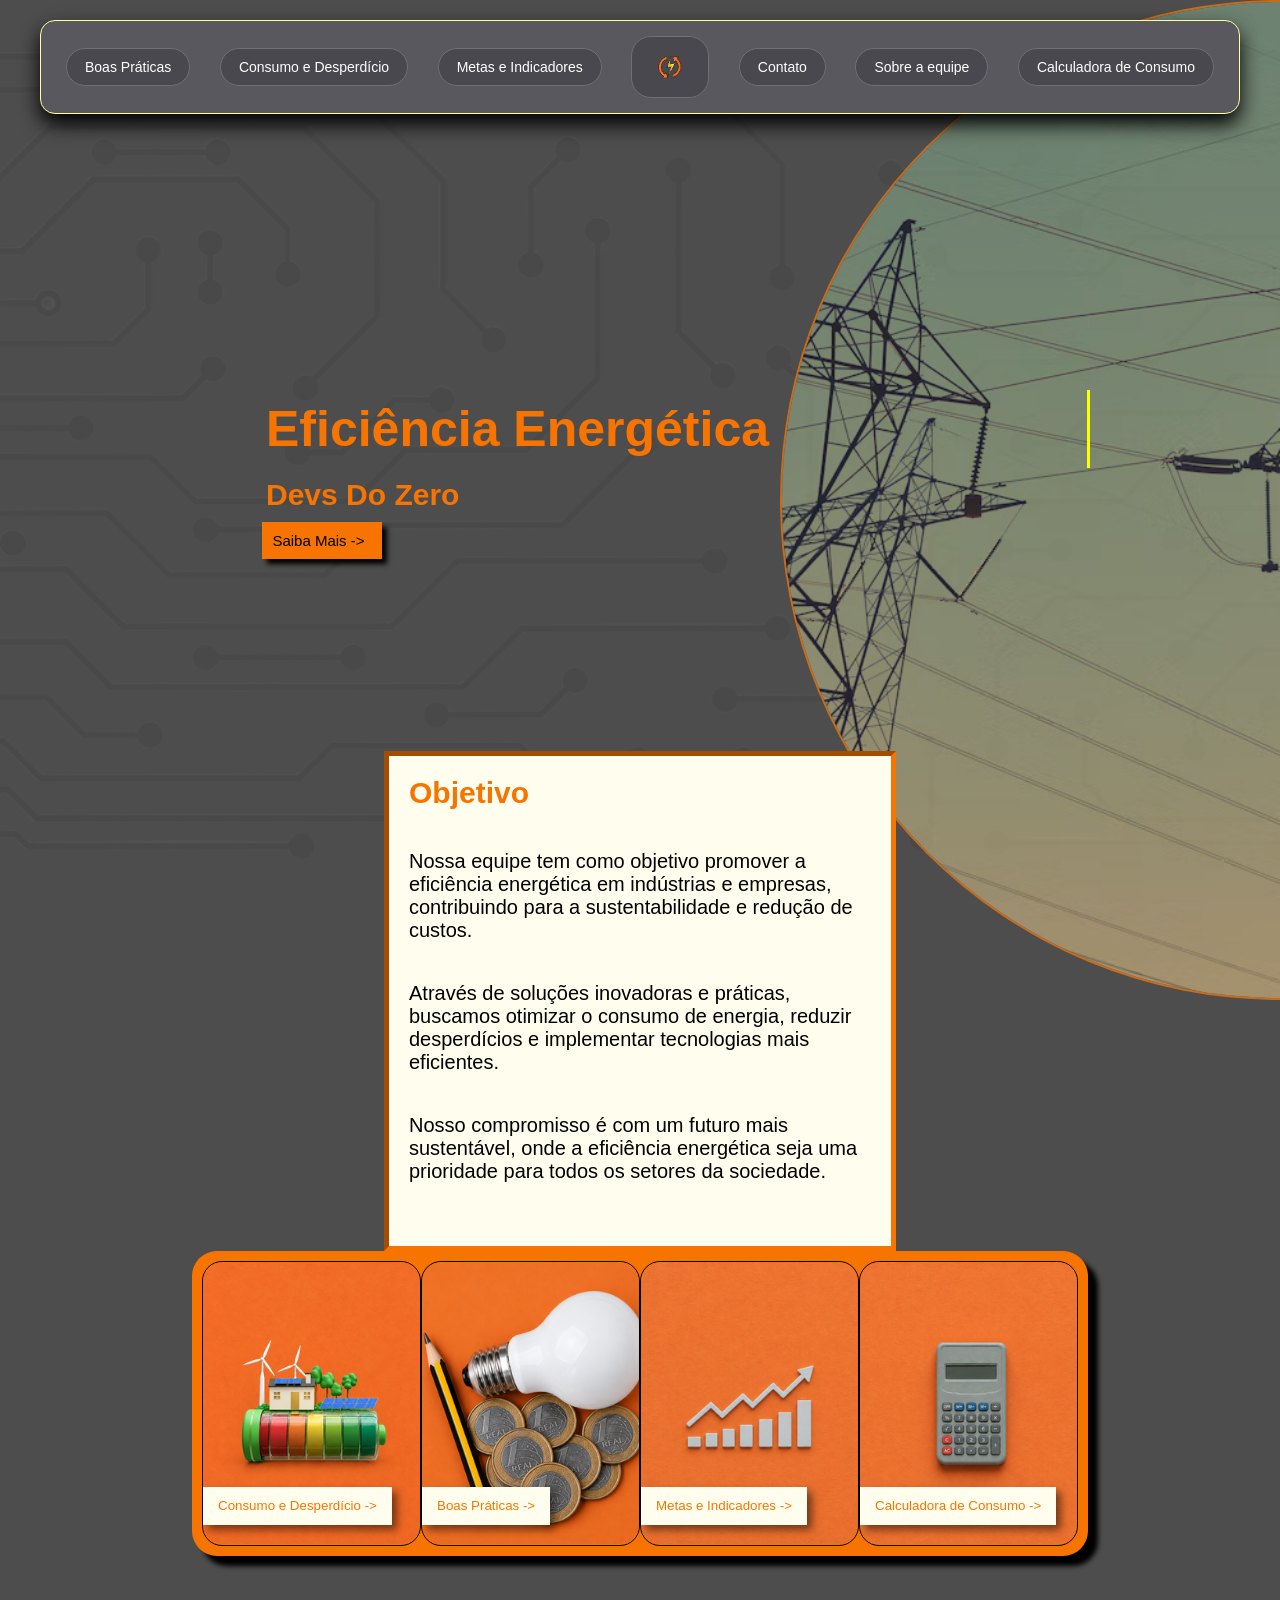
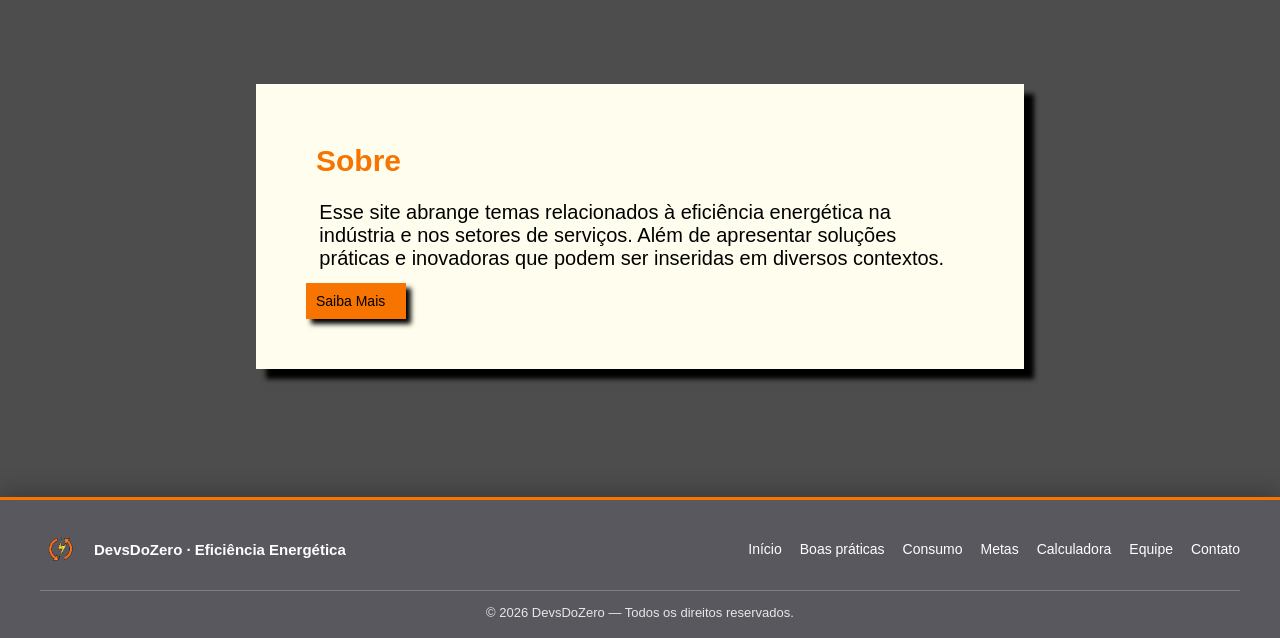
<file: index.html>
<!DOCTYPE html>
<html lang="pt-BR">
<head>
    <meta charset="UTF-8">
    <meta name="viewport" content="width=device-width, initial-scale=1.0">
    <link rel="shortcut icon" href="acess/Sem nome (1000 x 1000 px)-Photoroom.png" type="image/x-icon">
    <title>Eficiência Energética - DevsDoZero</title>
    <link rel="stylesheet" href="style.css">
</head>
<body>
    <header>
        
        <nav>
            <a href="praticas.html">Boas Práticas</a>
            <a href="consumo.html">Consumo e Desperdício</a>
            <a href="metas.html">Metas e Indicadores</a>
            <a href="index.html"><img src="acess/Sem nome (1000 x 1000 px)-Photoroom.png" alt="" class="logoMenu"></a>
            <a href="contato.html">Contato</a>
            <a href="equipe.html">Sobre a equipe</a>
            <a href="calculadora.html">Calculadora de Consumo</a>
        </nav>
    </header>

    <main>
        <section id="inicio" class="inicioSite">
            <h1>Eficiência Energética</h1>
            <h3>Devs Do Zero</h3>
            <a href="#sobre">Saiba Mais -></a>

            <article class="carrosel">
                <img id="imagem" src="acess/assets/imagem_eletrica1.png" alt="">
            </article>

            <script src="script.js"></script>
        </section>

        <section id="objetivo" class="objetivoBox">
            <h2>Objetivo</h2>
            <p>Nossa equipe tem como objetivo promover a eficiência energética em indústrias e empresas, contribuindo para a
            sustentabilidade e redução de custos.</p><p>Através de soluções inovadoras e práticas, buscamos otimizar o consumo de energia, reduzir desperdícios e implementar tecnologias mais eficientes.</p><p>Nosso compromisso é com um futuro mais sustentável, onde a eficiência energética seja uma prioridade para todos os setores da sociedade.</p>
            </p>
        </section>

        <section id="cards" class="cardsProjetos">
            <article class="card">
                <figure>
                    <img src="acess/card_consumo_277x360.png" alt="Imagem Projeto 1">
                </figure>
                <a href="consumo.html"><button>Consumo e Desperdício -></button></a>
            </article>
            <article class="card">
                <figure>
                    <img src="acess/card_pratics_277x360.png" alt="Imagem Projeto 2">
                </figure>
                <a href="praticas.html"><button>Boas Práticas -></button></a>
            </article>
            <article class="card">
                <figure>
                    <img src="acess/card_Metas_277x360.png" alt="Imagem Projeto 3">
                </figure>
                <a href="metas.html"><button>Metas e Indicadores -></button></a>
            </article>
            <article class="card">
                <figure>
                    <img src="acess/card_calculadora_277x360.png" alt="Imagem Projeto 4">
                </figure>
                <a href="calculadora.html"><button>Calculadora de Consumo -></button></a>
                
            </article>
        </section>

        <section id="sobre" class="cardSobre">
            <h2>Sobre</h2>
            <p>Esse site abrange temas relacionados à eficiência energética na indústria e nos setores de serviços. Além de apresentar soluções práticas e inovadoras que podem ser inseridas em diversos contextos.</p>
            <a href="consumo.html">Saiba Mais</a>
        </section>
    </main>

    <footer class="site-footer">
        <div class="site-footer__inner">
            <a class="site-footer__brand" href="index.html">
                <img src="acess/Sem nome (1000 x 1000 px)-Photoroom.png" alt="Logo DevsDoZero">
                <span>DevsDoZero · Eficiência Energética</span>
            </a>
            <nav class="site-footer__links" aria-label="Navegação do rodapé">
                <a href="index.html">Início</a>
                <a href="praticas.html">Boas práticas</a>
                <a href="consumo.html">Consumo</a>
                <a href="metas.html">Metas</a>
                <a href="calculadora.html">Calculadora</a>
                <a href="equipe.html">Equipe</a>
                <a href="contato.html">Contato</a>
            </nav>
            <p class="site-footer__copyright">© 2026 DevsDoZero — Todos os direitos reservados.</p>
        </div>
    </footer>
</body>
</html>
</file>
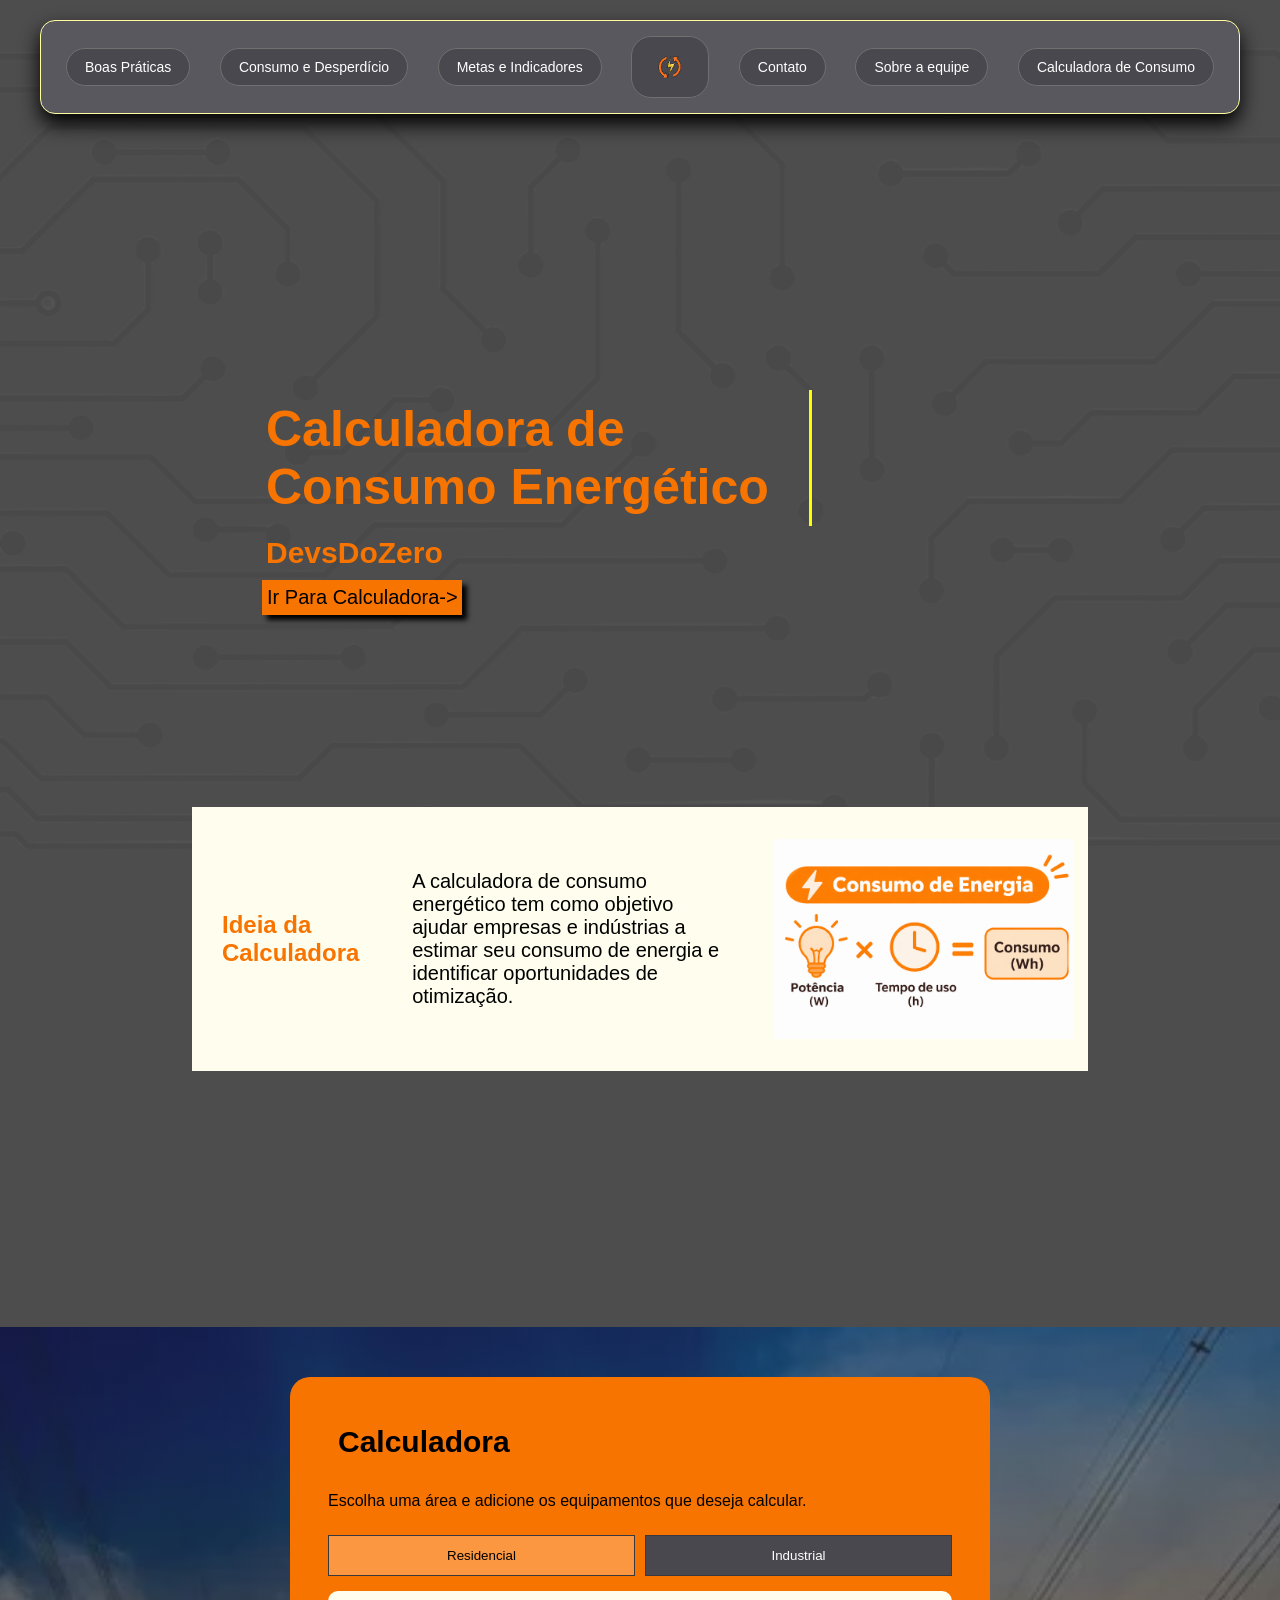
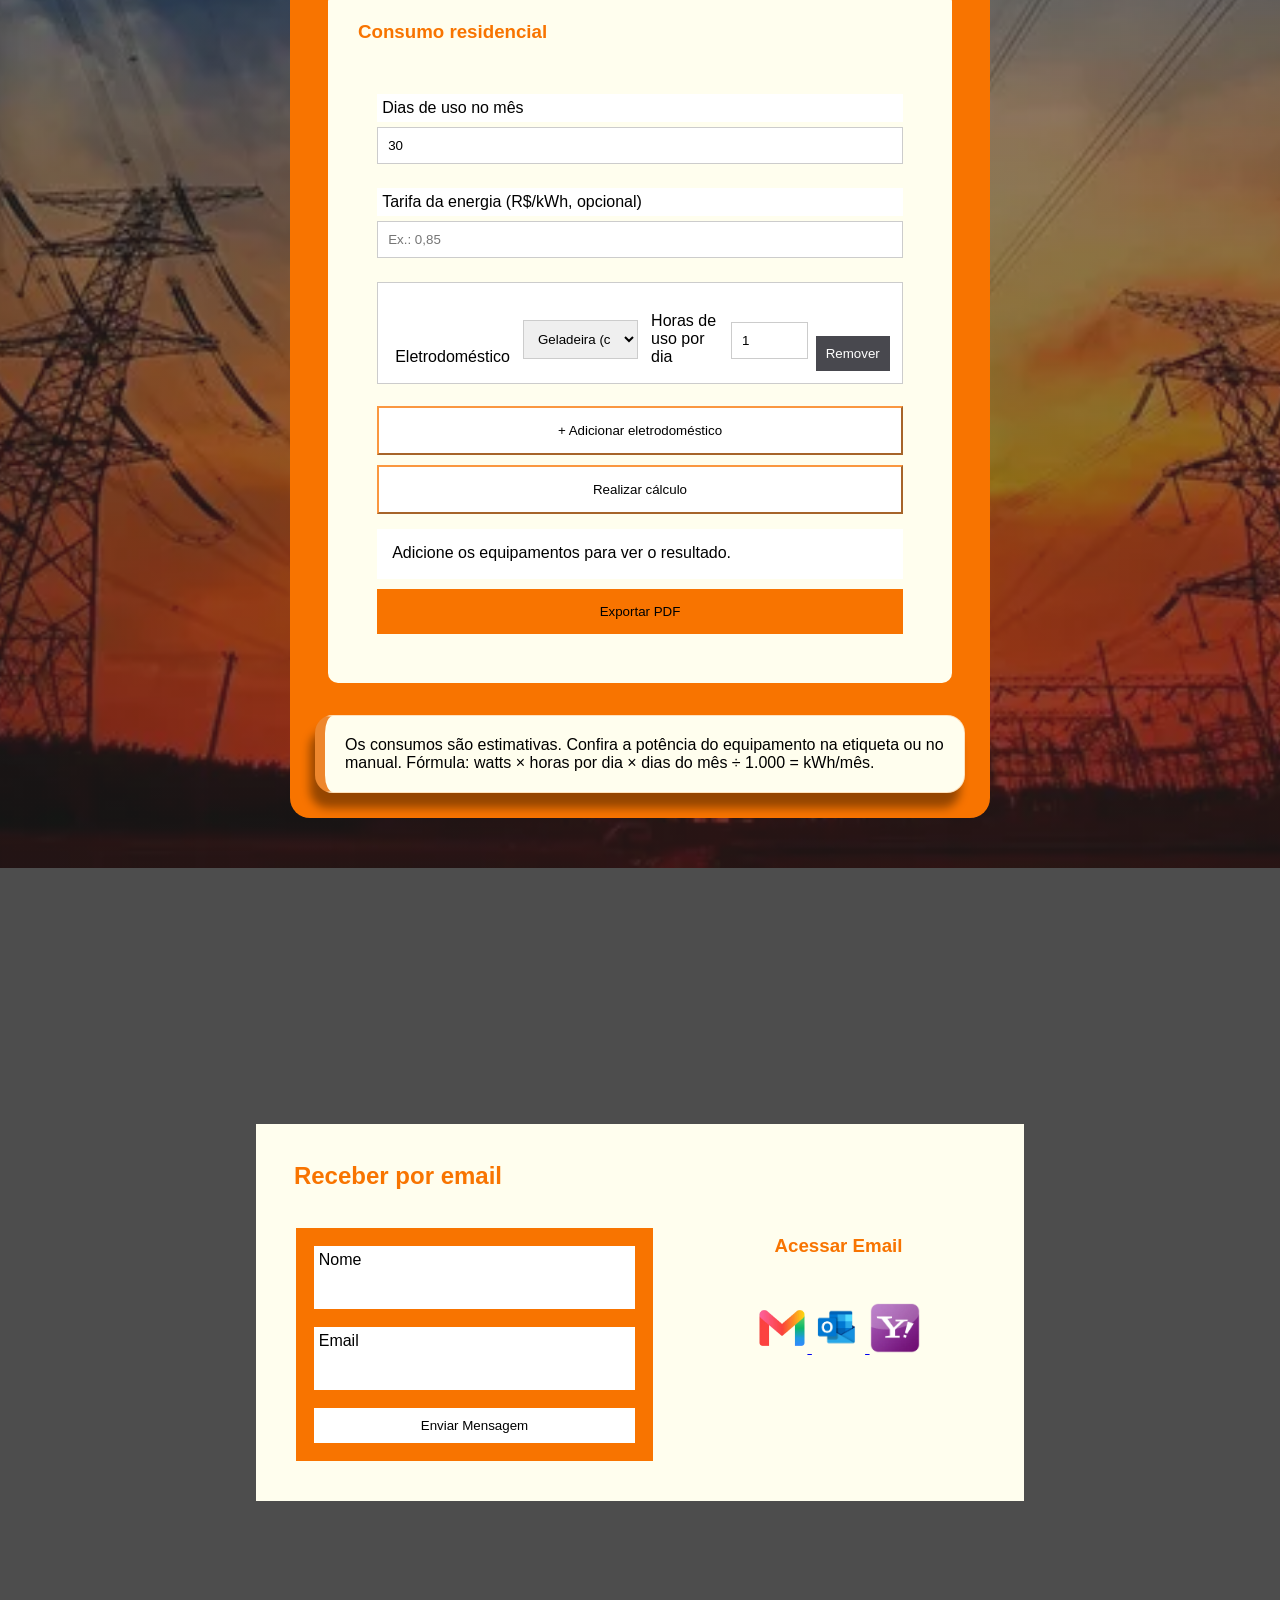
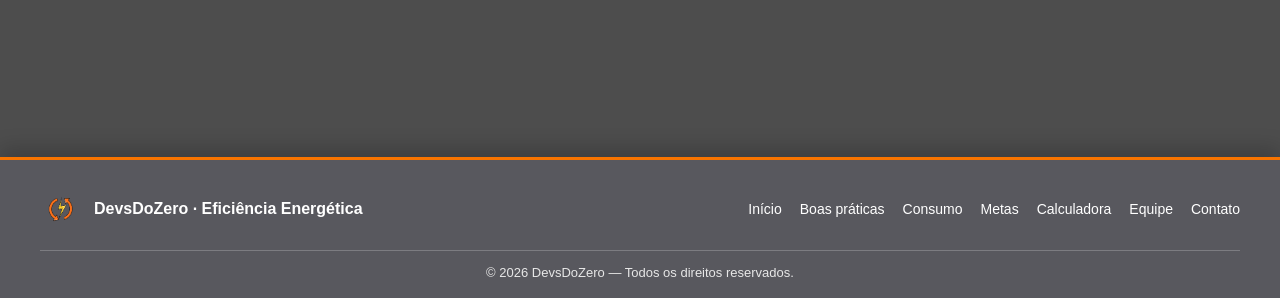
<file: calculadora.html>
<!DOCTYPE html>
<html lang="pt-BR">

<head>
    <meta charset="UTF-8">
    <meta name="viewport" content="width=device-width, initial-scale=1.0">

    <link rel="shortcut icon" href="acess/Sem nome (1000 x 1000 px)-Photoroom.png" type="image/x-icon">

    <title>Calculadora de Eficiência Energética - DevsDoZero</title>

    <link rel="stylesheet" href="styleCalculadora.css">
    <script src="scriptCalculadora.js" defer></script>
</head>

<body>

    <header>
        <nav>
            <a href="praticas.html">Boas Práticas</a>
            <a href="consumo.html">Consumo e Desperdício</a>
            <a href="metas.html">Metas e Indicadores</a>

            <a href="index.html">
                <img src="acess/Sem nome (1000 x 1000 px)-Photoroom.png"
                    alt="Logo DevsDoZero"
                    class="logoMenu">
            </a>

            <a href="contato.html">Contato</a>
            <a href="equipe.html">Sobre a equipe</a>
            <a href="calculadora.html">Calculadora de Consumo</a>
        </nav>
    </header>

    <main>

        

        <section id="inicioCalculadora" class="inicio">

            <h1>Calculadora de <br>Consumo Energético</h1>

            <h3>DevsDoZero</h3>

            <a href="#calculadora">
                <button type="button">Ir Para Calculadora-&gt;</button>
            </a>

            <article class="cardDescricao">

                <h2>Ideia da Calculadora</h2>

                <p>
                    A calculadora de consumo energético tem como objetivo
                    ajudar empresas e indústrias a estimar seu consumo de
                    energia e identificar oportunidades de otimização.
                </p>

                <figure class="Infografico">
                    <img src="acess/Infográfico de Consumo de Energia.png"
                        alt="Imagem de um esquema de consumo energético">
                </figure>

            </article>

        </section>

        

        <section class="secao-calculadora">

            <section id="calculadora" class="cardCalculadora">

                <h2>Calculadora</h2>

                <p class="calc-texto">
                    Escolha uma área e adicione os equipamentos que deseja calcular.
                </p>

                

                <div class="calc-abas">

                    <button
                        id="botao-residencial"
                        class="calc-aba calc-aba-ativa"
                        type="button"
                        onclick="mostrarArea('residencial')">

                        Residencial

                    </button>

                    <button
                        id="botao-industrial"
                        class="calc-aba"
                        type="button"
                        onclick="mostrarArea('industrial')">

                        Industrial

                    </button>

                </div>

                

                <div id="area-residencial" class="calc-area">

                    <h3>Consumo residencial</h3>

                    <form>

                        <label for="residencial-dias">
                            Dias de uso no mês
                        </label>

                        <input
                            id="residencial-dias"
                            type="number"
                            min="1"
                            max="31"
                            step="1"
                            value="30">

                        <label for="residencial-tarifa">
                            Tarifa da energia (R$/kWh, opcional)
                        </label>

                        <input
                            id="residencial-tarifa"
                            type="number"
                            min="0"
                            step="0.01"
                            placeholder="Ex.: 0,85">

                        <div id="residencial-itens" class="calc-itens"></div>

                        <button
                            class="botao2"
                            type="button"
                            onclick="adicionarEquipamento('residencial')">

                            + Adicionar eletrodoméstico

                        </button>

                        <button
                            class="botao2"
                            type="button"
                            onclick="calcularConsumo('residencial')">

                            Realizar cálculo

                        </button>

                        <p id="resultado-residencial">
                            Adicione os equipamentos para ver o resultado.
                        </p>

                        <button
                            class="botao"
                            type="button"
                            onclick="window.print()">

                            Exportar PDF

                        </button>

                    </form>

                </div>

                

                <div id="area-industrial" class="calc-area" style="display: none;">

                    <h3>Consumo industrial</h3>

                    <form>

                        <label for="industrial-dias">
                            Dias de uso no mês
                        </label>

                        <input
                            id="industrial-dias"
                            type="number"
                            min="1"
                            max="31"
                            step="1"
                            value="22">

                        <label for="industrial-tarifa">
                            Tarifa da energia (R$/kWh, opcional)
                        </label>

                        <input
                            id="industrial-tarifa"
                            type="number"
                            min="0"
                            step="0.01"
                            placeholder="Ex.: 0,85">

                        <div id="industrial-itens" class="calc-itens"></div>

                        <button
                            class="botao2"
                            type="button"
                            onclick="adicionarEquipamento('industrial')">

                            + Adicionar máquina

                        </button>

                        <button
                            class="botao2"
                            type="button"
                            onclick="calcularConsumo('industrial')">

                            Realizar cálculo

                        </button>

                        <p id="resultado-industrial">
                            Adicione os equipamentos para ver o resultado.
                        </p>

                        <button
                            class="botao"
                            type="button"
                            onclick="window.print()">

                            Exportar PDF

                        </button>

                    </form>

                </div>

                

                <p class="calc-aviso">
                    Os consumos são estimativas. Confira a potência do
                    equipamento na etiqueta ou no manual.

                    Fórmula: watts × horas por dia × dias do mês ÷ 1.000 = kWh/mês.
                </p>

            </section>

        </section>

        

        <section id="email" class="enviarEmail">

            <h2>Receber por email</h2>

            <article class="areaEmail">

                <form>

                    <label for="nome">Nome</label>
                    <input type="text" id="nome" name="nome">
                    <br>

                    <label for="email">Email</label>
                    <input type="email" id="email" name="email">
                    <br>

                    <button type="submit">Enviar Mensagem</button>

                </form>

            </article>

            <article class="areaAcesso">

                <h3>Acessar Email</h3>

                <br>
                <br>

                <article class="icons">

                    <a href="https://mail.google.com/mail/u/0/">
                        <img src="acess/gmail.webp" alt="Gmail" class="gmail">
                    </a>

                    <a href="https://www.microsoft.com/pt-br/microsoft-365/outlook/log-in">
                        <img src="acess/outlook.png" alt="Outlook" class="outlook">
                    </a>

                    <a href="https://br.mobile.yahoo.com/mail">
                        <img src="acess/yahoot.webp" alt="Yahoo Mail" class="yahoot">
                    </a>

                </article>

            </article>

        </section>

    </main>

    <footer class="site-footer">
        <div class="site-footer__inner">
            <a class="site-footer__brand" href="index.html">
                <img src="acess/Sem nome (1000 x 1000 px)-Photoroom.png" alt="Logo DevsDoZero">
                <span>DevsDoZero · Eficiência Energética</span>
            </a>
            <nav class="site-footer__links" aria-label="Navegação do rodapé">
                <a href="index.html">Início</a>
                <a href="praticas.html">Boas práticas</a>
                <a href="consumo.html">Consumo</a>
                <a href="metas.html">Metas</a>
                <a href="calculadora.html">Calculadora</a>
                <a href="equipe.html">Equipe</a>
                <a href="contato.html">Contato</a>
            </nav>
            <p class="site-footer__copyright">© 2026 DevsDoZero — Todos os direitos reservados.</p>
        </div>
    </footer>

</body>

</html>
</file>
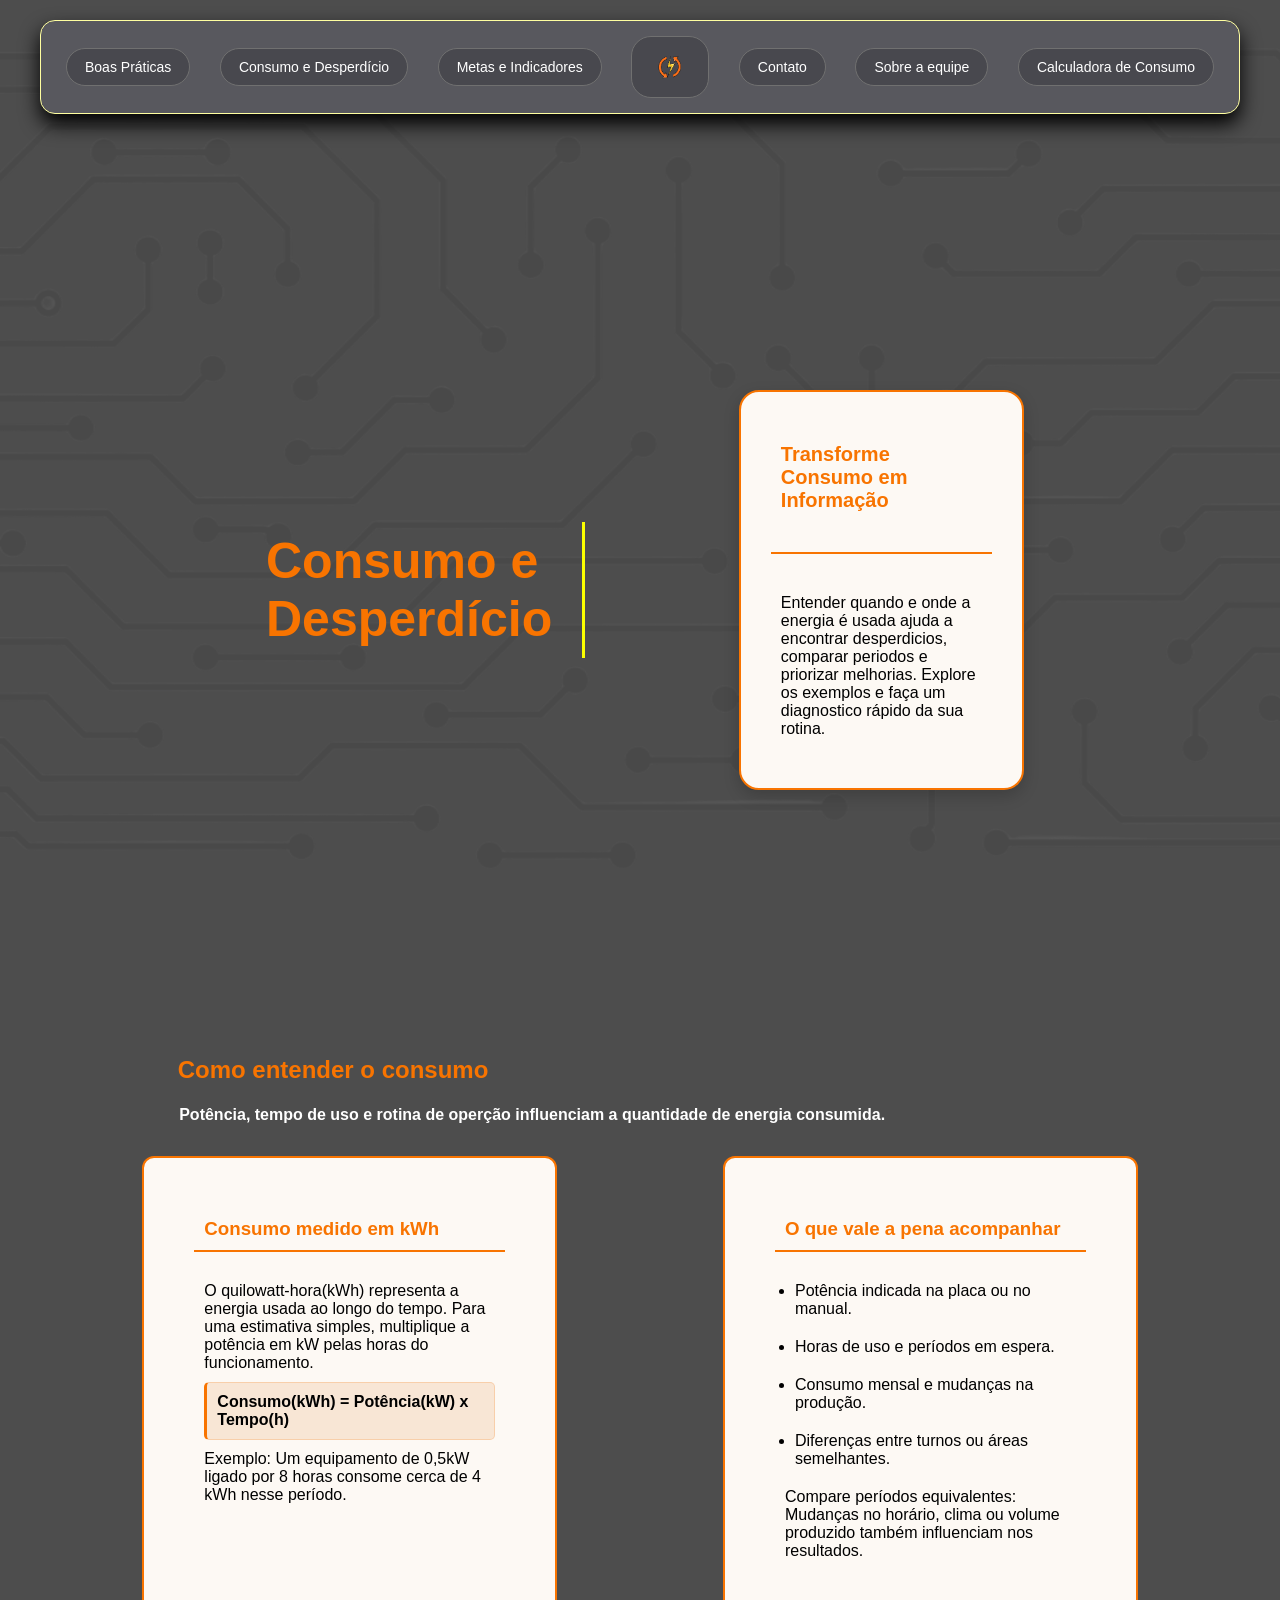
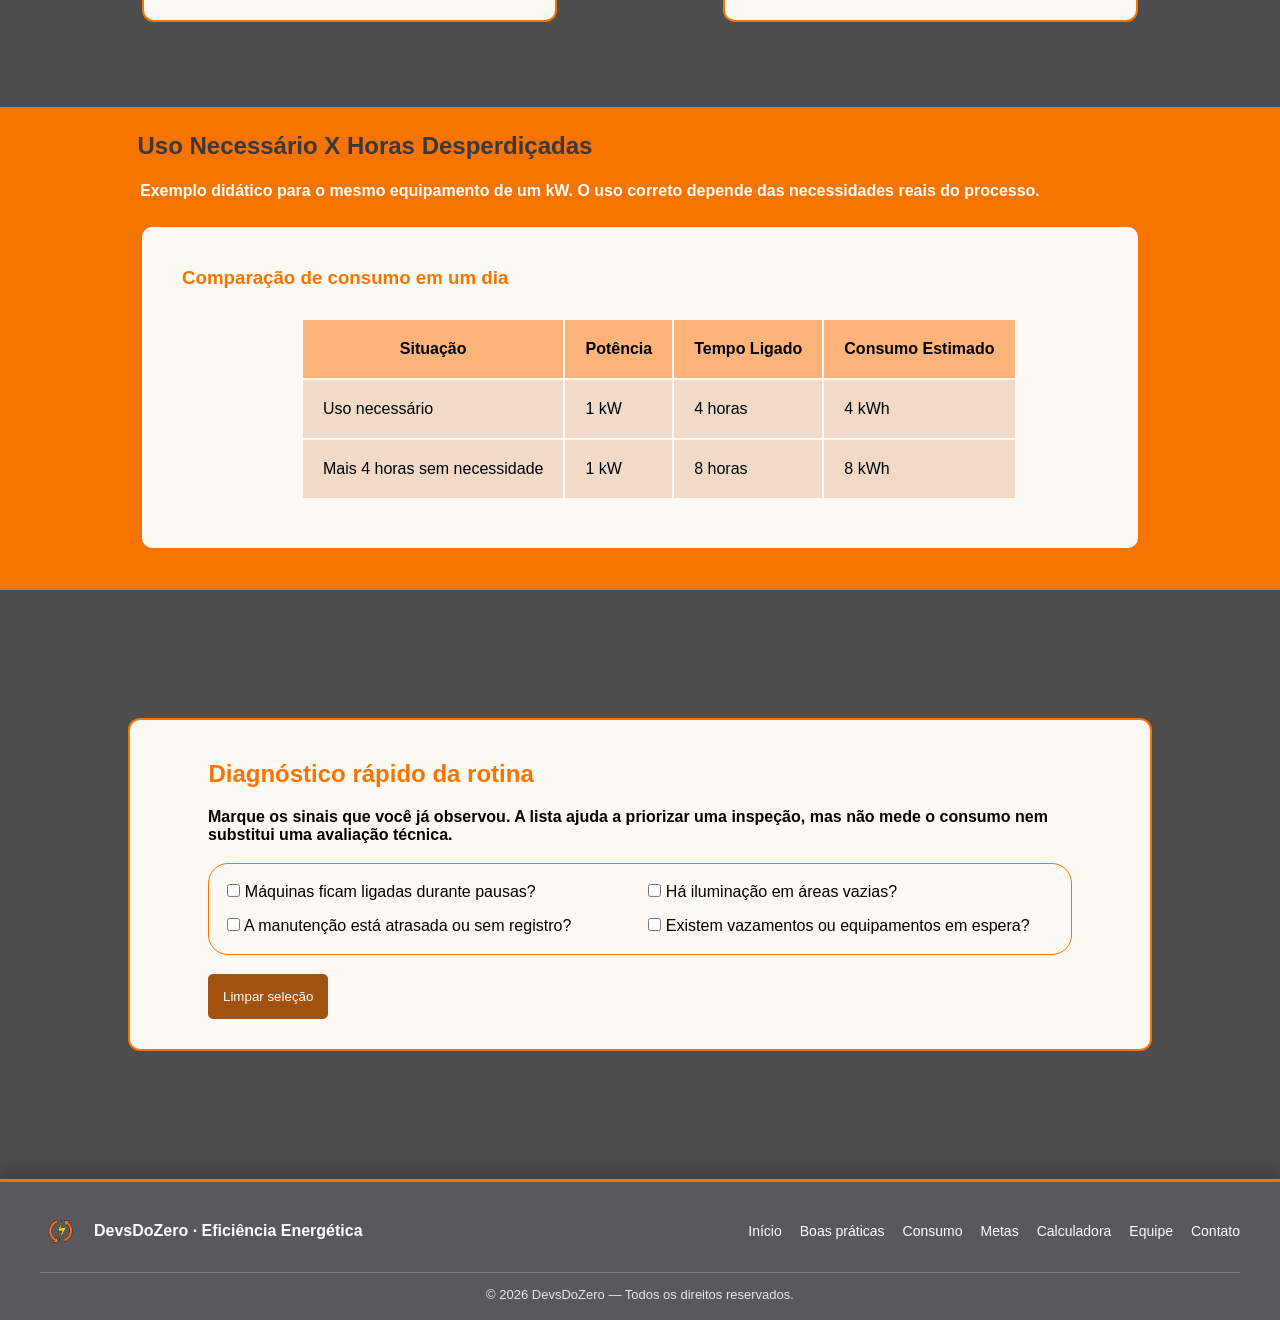
<file: consumo.html>
<!DOCTYPE html>
<html lang="pt-BR">
<head>
    <meta charset="UTF-8">
    <meta name="viewport" content="width=device-width, initial-scale=1.0">
    <link rel="shortcut icon" href="acess/Sem nome (1000 x 1000 px)-Photoroom.png" type="image/x-icon">
    <title>Calculadora de Eficiência Energética - DevsDoZero</title>
    <link rel="stylesheet" href="styleConsumo.css">
</head>
<body>
    <header>
        
        <nav>
            <a href="praticas.html">Boas Práticas</a>
            <a href="consumo.html">Consumo e Desperdício</a>
            <a href="metas.html">Metas e Indicadores</a>
            <a href="index.html"><img src="acess/Sem nome (1000 x 1000 px)-Photoroom.png" alt="" class="logoMenu"></a>
            <a href="contato.html">Contato</a>
            <a href="equipe.html">Sobre a equipe</a>
            <a href="calculadora.html">Calculadora de Consumo</a>
        </nav>
    </header>

    <main>
        <section id="inicioConsumo" class="inicioC">
            <h1>Consumo e <br>Desperdício</h1>

            <article class="transformeCard">
                <h2>Transforme Consumo em Informação</h2>
                <hr>
                <p>Entender quando e onde a energia é usada ajuda a encontrar desperdicios, comparar periodos e priorizar melhorias. Explore os exemplos e faça um diagnostico rápido da sua rotina.</p>
            </article>
        </section>

        <section class="entendoConsumo">

            <h2>Como entender o consumo</h2>
            <h4>Potência, tempo de uso e rotina de operção influenciam a quantidade de energia consumida.</h4>

            <article class="secoes">
                <article class="consumoCard">
                    <h3>Consumo medido em kWh</h3>
                    <hr>
                    <p>O quilowatt-hora(kWh) representa a energia usada ao longo do tempo. Para uma estimativa simples, multiplique a potência em kW pelas horas do funcionamento.</p>
                    <strong><p class="destaque">Consumo(kWh) = Potência(kW) x Tempo(h)</p></strong>
                    <p>Exemplo: Um equipamento de 0,5kW ligado por 8 horas consome cerca de 4 kWh nesse período.</p>
                </article>
                <article class="listaCard">
                    <h3>O que vale a pena acompanhar</h3>
                    <hr>
                    <ul>
                        <li>Potência indicada na placa ou no manual.</li>
                        <li>Horas de uso e períodos em espera.</li>
                        <li>Consumo mensal e mudanças na produção.</li>
                        <li>Diferenças entre turnos ou áreas semelhantes.</li>
    
                        <p>
                            Compare períodos equivalentes: Mudanças no horário, clima ou volume produzido também influenciam nos resultados.
                        </p>
                    </ul>
                </article>
            </article>
        </section>

        <section class="usoTabela">
            <h2>Uso Necessário X Horas Desperdiçadas</h2>
            <h4>Exemplo didático para o mesmo equipamento de um kW. O uso correto depende das necessidades reais do processo.</h4>
            <article class="tabelaConsumo">
                <h3>Comparação de consumo em um dia</h3>
                <table>
                    <tr>
                        <th>Situação</th>
                        <th>Potência</th>
                        <th>Tempo Ligado</th>
                        <th>Consumo Estimado</th>
                    </tr>
                    <tr>
                        <td>Uso necessário</td>
                        <td>1 kW</td>
                        <td>4 horas</td>
                        <td>4 kWh</td>
                    </tr>
                    <tr>
                        <td>Mais 4 horas sem necessidade</td>
                        <td>1 kW</td>
                        <td>8 horas</td>
                        <td>8 kWh</td>
                    </tr>
                    </table>
            </article>
        </section>

        <section class="diagnostico">
            <h2>Diagnóstico rápido da rotina</h2>
            <h4>Marque os sinais que você já observou. A lista ajuda a priorizar uma inspeção, mas não mede o consumo nem substitui uma avaliação técnica.</h4>
            <form>
                <article class="checks">
                    <article class="boxCheck">
                        <input type="checkbox" id="maquinasLigadas" name="maquinasLigadas" value="maquinasLigadas">
                        <label for="maquinasLigadas">Máquinas ficam ligadas durante pausas?</label><br>
                    </article>
                    <article class="boxCheck">
                        <input type="checkbox" id="iluminacao" name="iluminacao" value="iluminacao">
                        <label for="iluminacao">Há iluminação em áreas vazias?</label><br>
                    </article>
                    <article class="boxCheck">
                        <input type="checkbox" id="manutencao" name="manutencao" value="manutencao">
                        <label for="manutencao">A manutenção está atrasada ou sem registro?</label><br>
                    </article>
                    <article class="boxCheck">
                        <input type="checkbox" id="vazamentos" name="vazamentos" value="vazamentos">
                        <label for="vazamentos">Existem vazamentos ou equipamentos em espera?</label><br>
                    </article>
                    
                </article>
                <button type="submit" class="botao">Limpar seleção</button>
            </form>
        </section>
    </main>

    <footer class="site-footer">
        <div class="site-footer__inner">
            <a class="site-footer__brand" href="index.html">
                <img src="acess/Sem nome (1000 x 1000 px)-Photoroom.png" alt="Logo DevsDoZero">
                <span>DevsDoZero · Eficiência Energética</span>
            </a>
            <nav class="site-footer__links" aria-label="Navegação do rodapé">
                <a href="index.html">Início</a>
                <a href="praticas.html">Boas práticas</a>
                <a href="consumo.html">Consumo</a>
                <a href="metas.html">Metas</a>
                <a href="calculadora.html">Calculadora</a>
                <a href="equipe.html">Equipe</a>
                <a href="contato.html">Contato</a>
            </nav>
            <p class="site-footer__copyright">© 2026 DevsDoZero — Todos os direitos reservados.</p>
        </div>
    </footer>

    
</body>
</html>
</file>
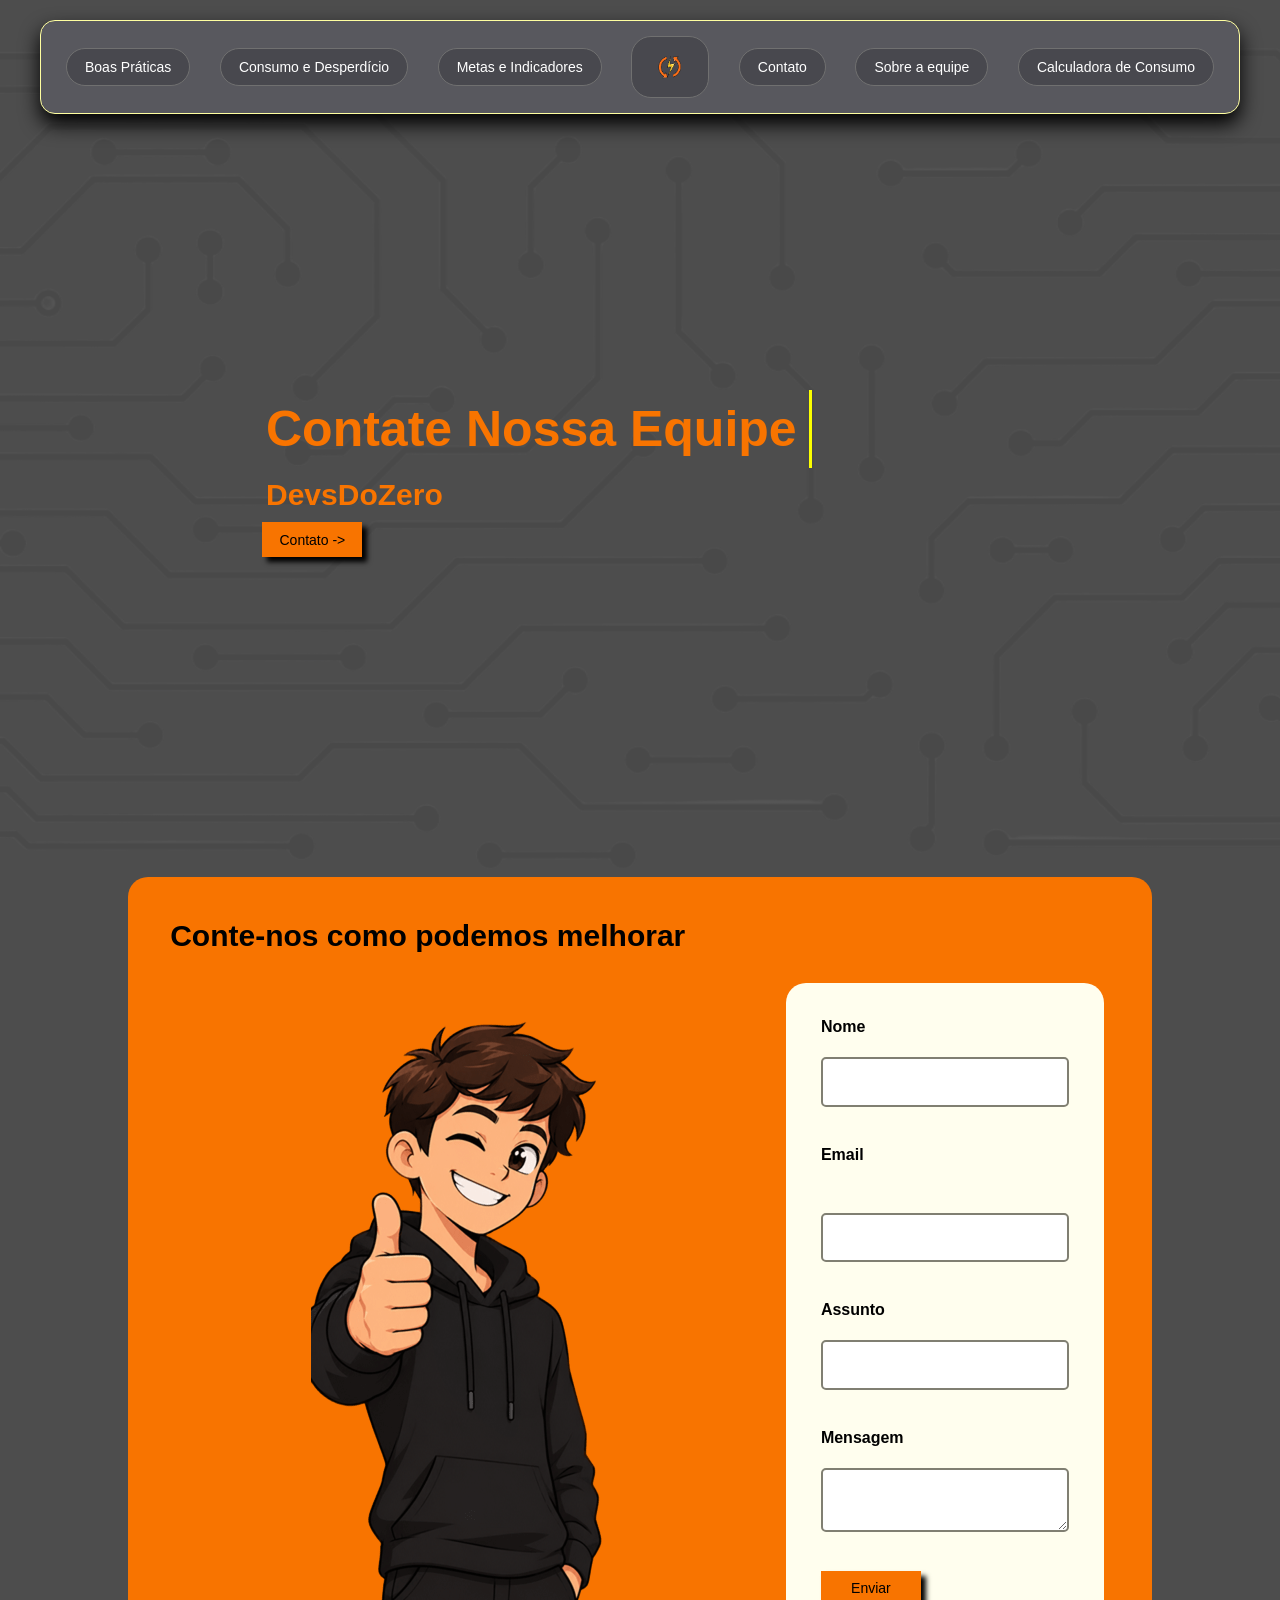
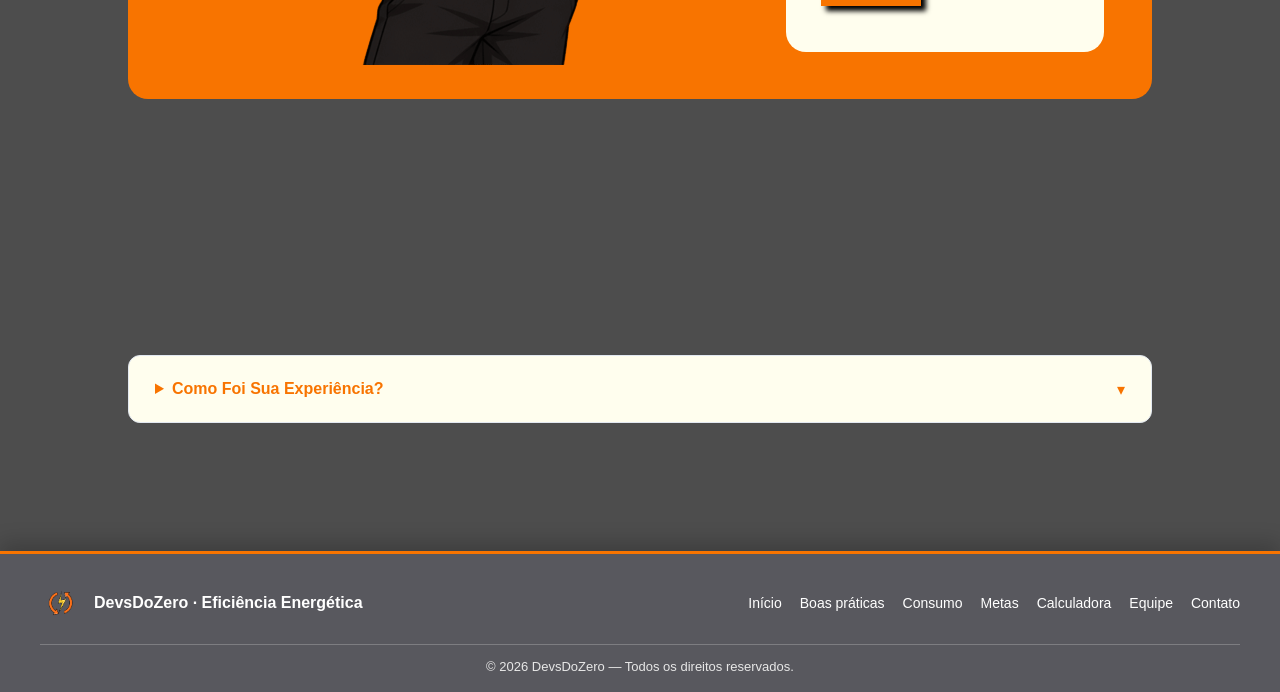
<file: contato.html>
<!DOCTYPE html>
<html lang="pt-BR">
<head>
    <meta charset="UTF-8">
    <meta name="viewport" content="width=device-width, initial-scale=1.0">
    <link rel="shortcut icon" href="acess/Sem nome (1000 x 1000 px)-Photoroom.png" type="image/x-icon">
    <link rel="stylesheet" href="styleContato.css">
    <title>Contato - DevsDoZero</title>
</head>
<body>
    <header>
        
        <nav>
            <a href="praticas.html">Boas Práticas</a>
            <a href="consumo.html">Consumo e Desperdício</a>
            <a href="metas.html">Metas e Indicadores</a>
            <a href="index.html"><img src="acess/Sem nome (1000 x 1000 px)-Photoroom.png" alt="" class="logoMenu"></a>
            <a href="contato.html">Contato</a>
            <a href="equipe.html">Sobre a equipe</a>
            <a href="calculadora.html">Calculadora de Consumo</a>
        </nav>
    </header>

    <main>
        <section id="inicioContato" class="inicioC">
            <h1>Contate Nossa Equipe</h1>
            <h2>DevsDoZero</h2>
            <a href="#enviar"><button>Contato -></button></a>
        </section>
        <section id="enviar" class="Email">
            <article class="enviarEmail">
            <h3>Conte-nos como podemos melhorar</h3>
                <form>
                    <label for="Nome"><strong>Nome</strong></label>
                    <input type="text" id="nome" name="nome"><br>

                    <label for="Email"><strong>Email</strong></label> <br>
                    <input type="email" id="email" name="email"><br>

                    <label for="Assunto"><strong>Assunto</strong></label>
                    <input type="text" id="assunto" name="assunto"><br>


                    <label for="mensagem"><strong>Mensagem</strong></label>
                    <textarea name="mensagem" id="mensagem"></textarea><br>

                    <button type="submit">Enviar</button>
                </form>

                <figure class="imagem">
                    <img src="acess/personagem_300x700.png" alt="Imagem alguem dando joia">
                </figure>
            </article>
        </section>

        <details class="experiencia">
            <summary><strong>Como Foi Sua Experiência?</strong></summary>
            <p>
                Sua opinião é muito importante para nós! Queremos saber como foi sua experiência com nosso site e serviços. Por favor, compartilhe seus comentários, sugestões ou críticas construtivas. Estamos sempre em busca de melhorias e valorizamos cada feedback recebido. Agradecemos por dedicar seu tempo para nos ajudar a crescer e oferecer uma experiência ainda melhor para todos os nossos usuários.
            </p>

            <form>
                <fieldset class="estrelas">
                <input type="radio" name="nota" id="n5">
                <label for="n5">★</label>
                <input type="radio" name="nota" id="n4">
                <label for="n4">★</label>
                <input type="radio" name="nota" id="n3">
                <label for="n3">★</label>
                <input type="radio" name="nota" id="n2">
                <label for="n2">★</label>
                <input type="radio" name="nota" id="n1">
                <label for="n1">★</label>
                
                </fieldset>

                <button type="submit">Enviar</button>
            </form>
        </details>

    </main>

    <footer class="site-footer">
        <div class="site-footer__inner">
            <a class="site-footer__brand" href="index.html">
                <img src="acess/Sem nome (1000 x 1000 px)-Photoroom.png" alt="Logo DevsDoZero">
                <span>DevsDoZero · Eficiência Energética</span>
            </a>
            <nav class="site-footer__links" aria-label="Navegação do rodapé">
                <a href="index.html">Início</a>
                <a href="praticas.html">Boas práticas</a>
                <a href="consumo.html">Consumo</a>
                <a href="metas.html">Metas</a>
                <a href="calculadora.html">Calculadora</a>
                <a href="equipe.html">Equipe</a>
                <a href="contato.html">Contato</a>
            </nav>
            <p class="site-footer__copyright">© 2026 DevsDoZero — Todos os direitos reservados.</p>
        </div>
    </footer>
</body>
</html>
</file>
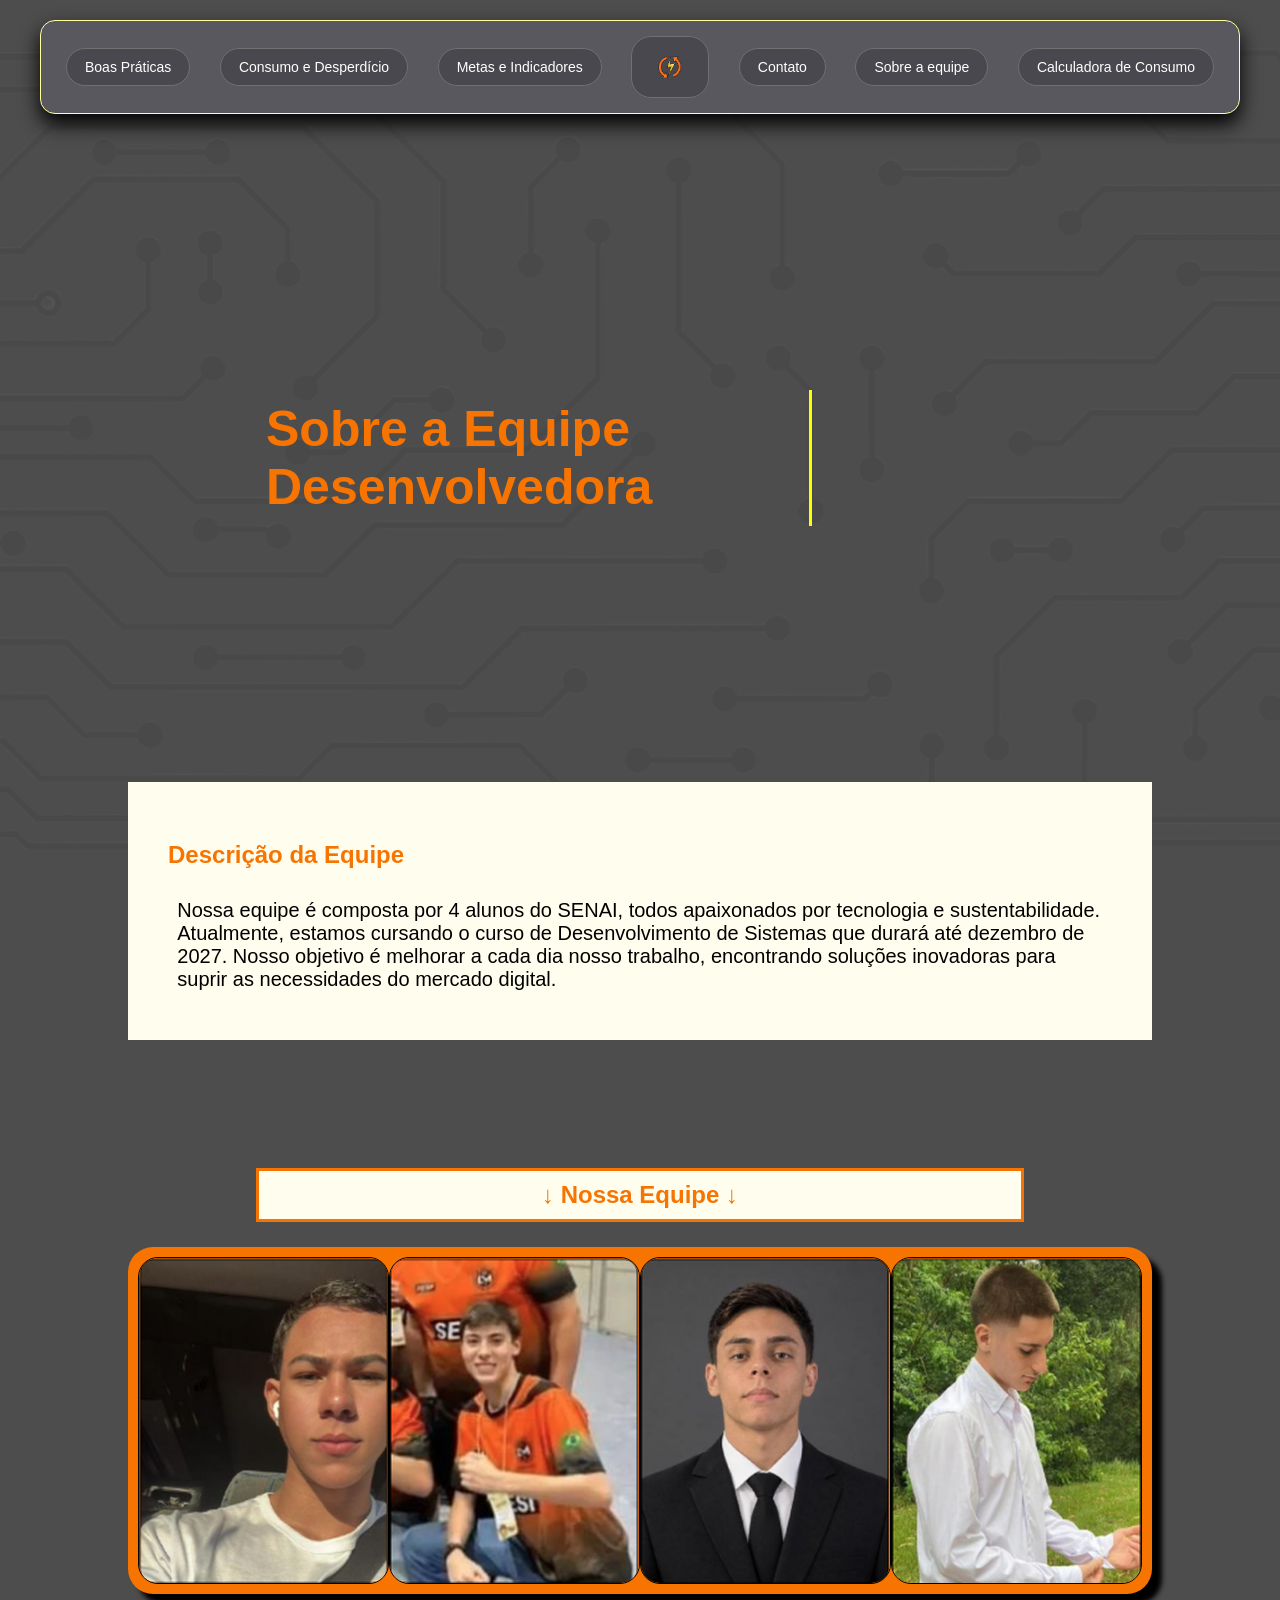
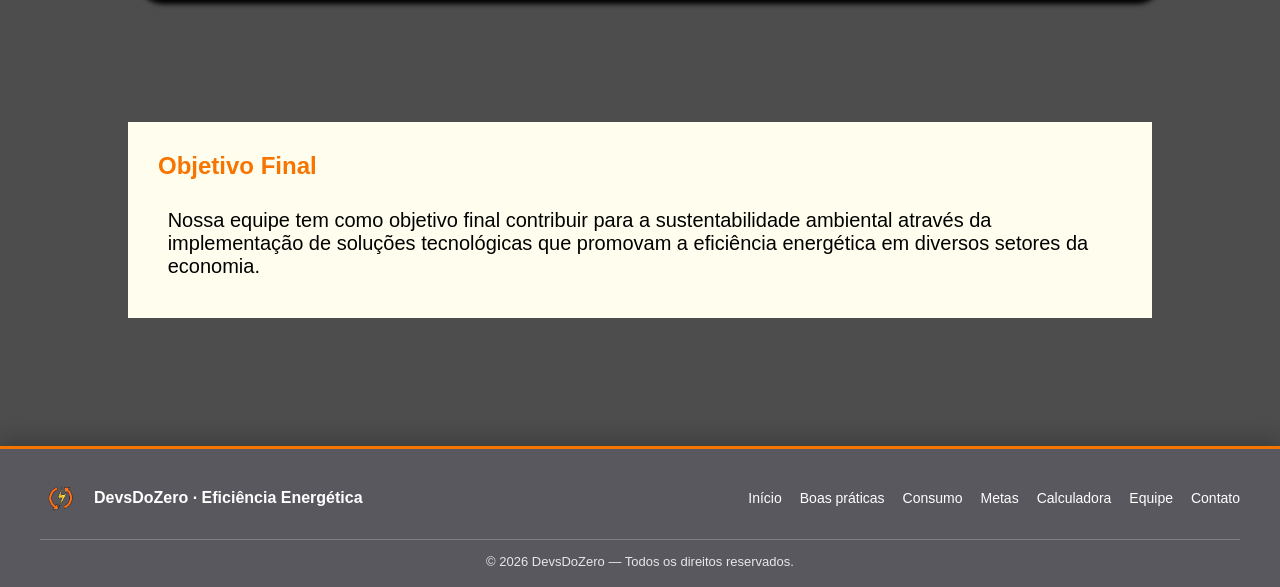
<file: equipe.html>
<!DOCTYPE html>
<html lang="pt-BR">
<head>
    <meta charset="UTF-8">
    <meta name="viewport" content="width=device-width, initial-scale=1.0">
    <link rel="shortcut icon" href="acess/Sem nome (1000 x 1000 px)-Photoroom.png" type="image/x-icon">
    <title>Sobre a Equipe - DevsDoZero</title>
    <link rel="stylesheet" href="styleEquipe.css">
</head>
<body>
    <header>
        
        <nav>
            <a href="praticas.html">Boas Práticas</a>
            <a href="consumo.html">Consumo e Desperdício</a>
            <a href="metas.html">Metas e Indicadores</a>
            <a href="index.html"><img src="acess/Sem nome (1000 x 1000 px)-Photoroom.png" alt="" class="logoMenu"></a>
            <a href="contato.html">Contato</a>
            <a href="equipe.html">Sobre a equipe</a>
            <a href="calculadora.html">Calculadora de Consumo</a>
        </nav>
    </header>

    <main>
        <section id="titulo" class="titulo">
            <h1>Sobre a Equipe <br>Desenvolvedora</h1>
        </section>

        <section id="descricao" class="descricaoEquipe">
            <h2>Descrição da Equipe</h2>
            <p>Nossa equipe é composta por 4 alunos do SENAI, todos apaixonados por tecnologia e sustentabilidade. Atualmente, estamos cursando o curso de Desenvolvimento de Sistemas que durará até dezembro de 2027. Nosso objetivo é melhorar a cada dia nosso trabalho, encontrando soluções inovadoras para suprir as necessidades do mercado digital.</p>
        </section>

        <section id="equipe" class="nossaEquipe">
            <h2>↓ Nossa Equipe ↓</h2>
            <article class="cards">
                <article class="membro">
                    <h3>Product Owner</h3>
                    <figure class="foto">
                        <img src="acess/Franz.png" alt="Montanhas">
                        <figcaption>
                            <strong>Franz Kramer da Silva</strong><br>
                            <small>Product Owwner</small>
                        </figcaption>
                    </figure>
                </article>
                <article class="membro">
                    <h3>Scrum Master</h3>
                    <figure class="foto">
                        <img src="acess/Gabriel.png" alt="Montanhas">
                        <figcaption>
                            <strong>Gabriel Travaglini Nogueira</strong><br>
                            <small>Scrum Master</small>
                        </figcaption>
                    </figure>
                </article>
                <article class="membro">
                    <h3>Developer</h3>
                    <figure class="foto">
                        <img src="acess/Luccas.png" alt="Montanhas">
                        <figcaption>
                            <strong>Luccas Manfredi</strong><br>
                            <small>Developer</small>
                        </figcaption>
                    </figure>
                </article>
                <article class="membro">
                    <h3>Developer</h3>
                    <figure class="foto">
                        <img src="acess/Francisco.png" alt="Montanhas">
                        <figcaption>
                            <strong>Francisco Miguel Magri</strong><br>
                            <small>Developer</small>
                        </figcaption>
                    </figure>
                </article>
            </article>
        </section>

        <section id="objetivo" class="objetivoFinal">
            <h2>Objetivo Final</h2>
            <p>Nossa equipe tem como objetivo final contribuir para a sustentabilidade ambiental através da implementação de soluções tecnológicas que promovam a eficiência energética em diversos setores da economia.</p>
        </section>
    </main>

    <footer class="site-footer">
        <div class="site-footer__inner">
            <a class="site-footer__brand" href="index.html">
                <img src="acess/Sem nome (1000 x 1000 px)-Photoroom.png" alt="Logo DevsDoZero">
                <span>DevsDoZero · Eficiência Energética</span>
            </a>
            <nav class="site-footer__links" aria-label="Navegação do rodapé">
                <a href="index.html">Início</a>
                <a href="praticas.html">Boas práticas</a>
                <a href="consumo.html">Consumo</a>
                <a href="metas.html">Metas</a>
                <a href="calculadora.html">Calculadora</a>
                <a href="equipe.html">Equipe</a>
                <a href="contato.html">Contato</a>
            </nav>
            <p class="site-footer__copyright">© 2026 DevsDoZero — Todos os direitos reservados.</p>
        </div>
    </footer>
</body>
</html>
</file>
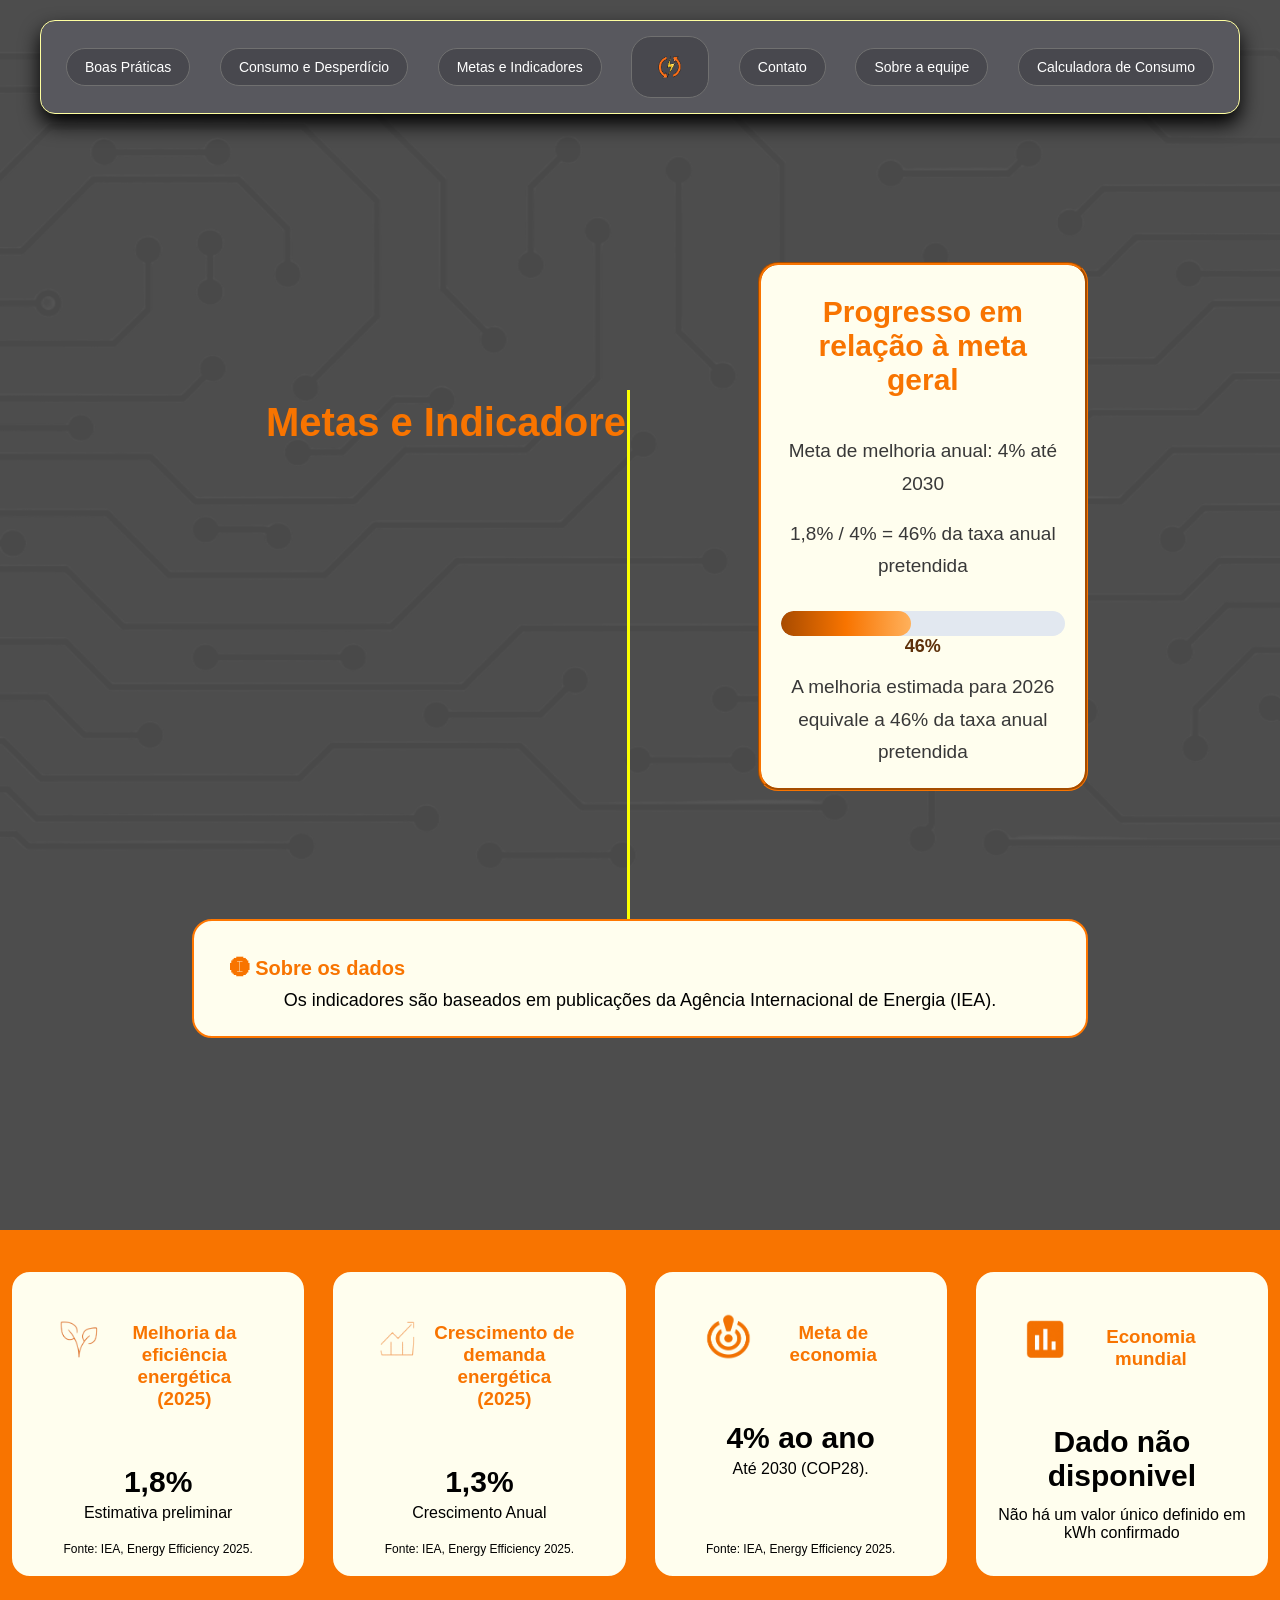
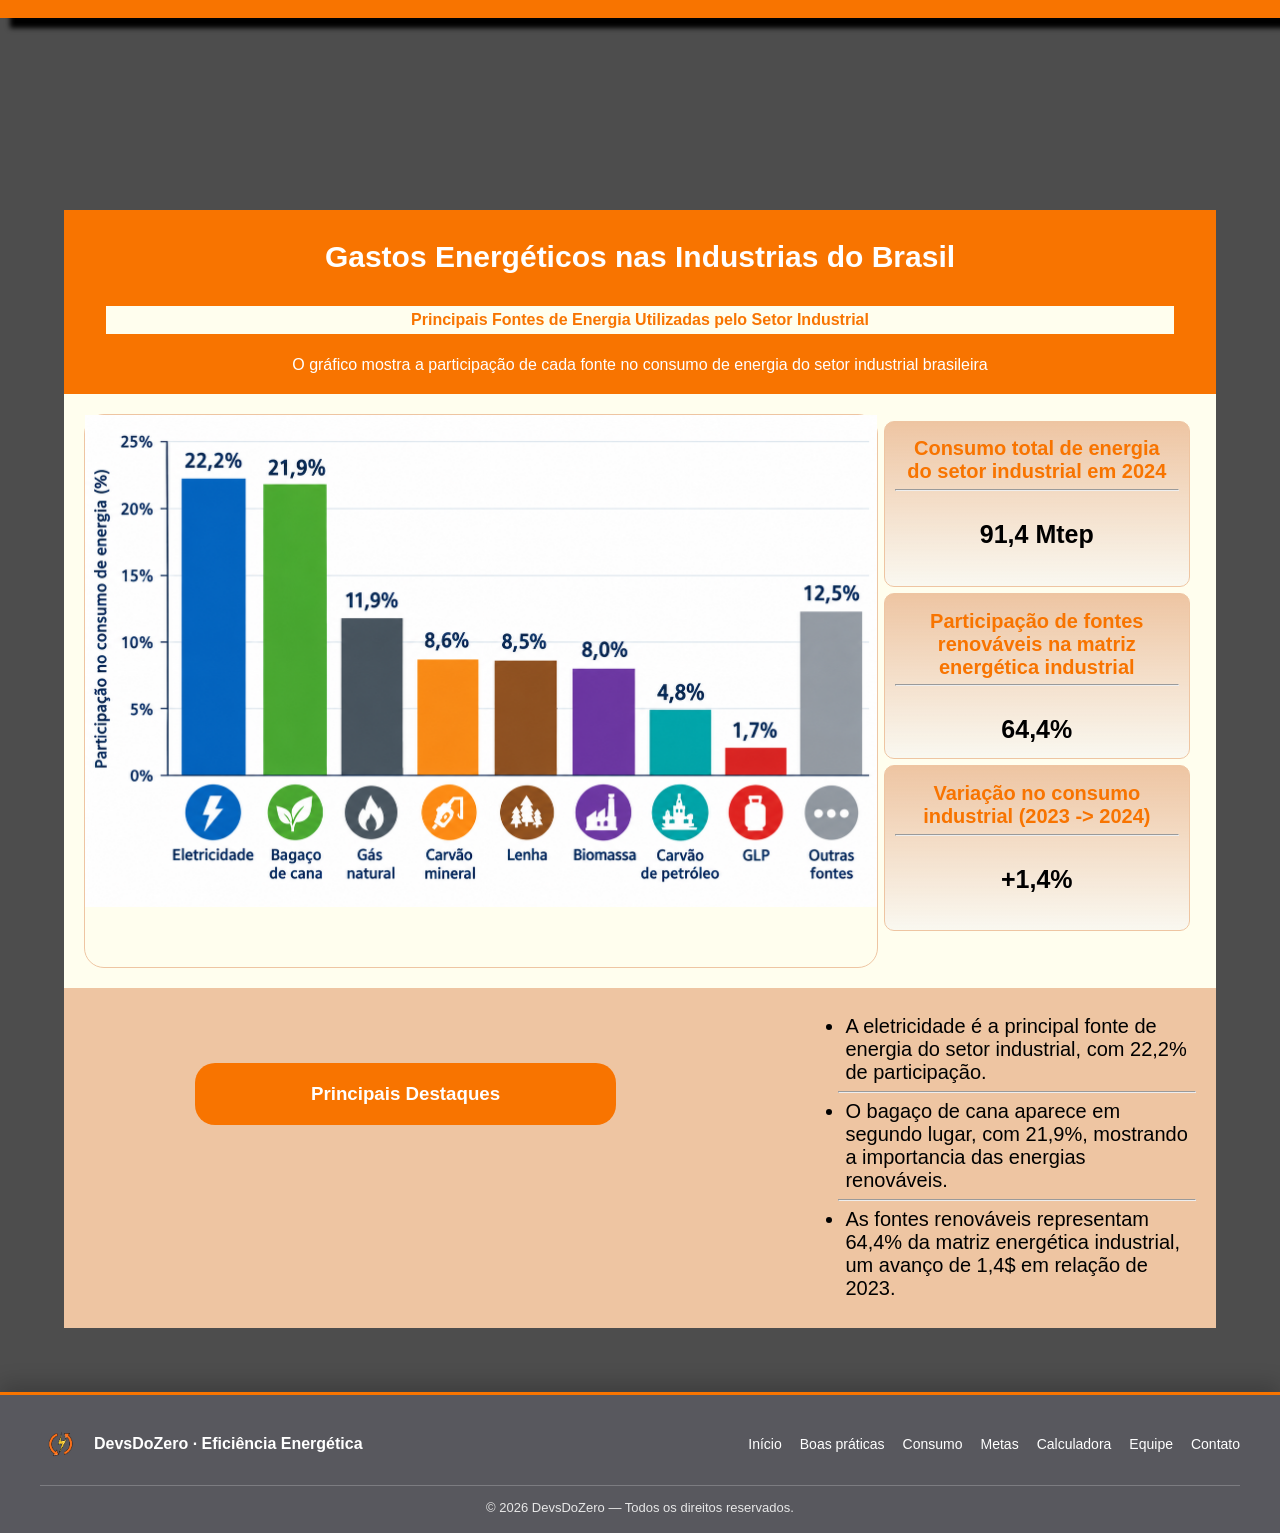
<file: metas.html>
<!DOCTYPE html>
<html lang="pt-BR">
<head>
    <meta charset="UTF-8">
    <meta name="viewport" content="width=device-width, initial-scale=1.0">
    <link rel="shortcut icon" href="acess/Sem nome (1000 x 1000 px)-Photoroom.png" type="image/x-icon">
    <link rel="stylesheet" href="styleMetas.css">
    <title>Metas e Indicadores - DevsDoZero</title>
</head>
<body>
    <header>
        
        <nav>
            <a href="praticas.html">Boas Práticas</a>
            <a href="consumo.html">Consumo e Desperdício</a>
            <a href="metas.html">Metas e Indicadores</a>
            <a href="index.html"><img src="acess/Sem nome (1000 x 1000 px)-Photoroom.png" alt="" class="logoMenu"></a>
            <a href="contato.html">Contato</a>
            <a href="equipe.html">Sobre a equipe</a>
            <a href="calculadora.html">Calculadora de Consumo</a>
        </nav>
    </header>

    <main>
        <section id="inicioContato" class="inicioC">
            <h1>Metas e Indicadores</h1>
            <article class="textoObjetivo">
                <h3>Progresso em relação à meta geral</h3>
                <p>
                    Meta de melhoria anual: 4% até 2030
                </p>

                <br>

                <p>
                    1,8% / 4% = 46% da taxa anual pretendida
                </p>

                <article class="habilidade">
                    
                    <article class="trilho">
                        <article class="preenchido"></article>
                    </article>
                    <span><strong>46%</strong></span>
                </article>

                <p>
                    A melhoria estimada para 2026 equivale a 46% da taxa anual pretendida
                </p>
            </article>
        </section>

        <section class="alerta">
            <h3>🅘 Sobre os dados</h3>
            <p>
                Os indicadores são baseados em publicações da Agência Internacional de Energia (IEA). 
            </p>
        </section>

        <section class="cards">
            <article class="cardInformacao">
                <header>
                    <img src="acess/Melhoria.png" alt="">
                    <h3>Melhoria da eficiência energética (2025)</h3>
                </header>

                <strong>1,8%</strong>

                <p>
                    Estimativa preliminar
                </p>

                <footer>
                    <p>
                        Fonte: IEA, Energy Efficiency 2025.
                    </p>
                </footer>
            </article>

            <article class="cardInformacao">
                <header>
                    <img src="acess/Crescimento.png" alt="">
                    <h3>Crescimento de demanda energética (2025)</h3>
                </header>

                <strong>1,3%</strong>

                <p>
                    Crescimento Anual
                </p>

                <footer>
                    <p>
                        Fonte: IEA, Energy Efficiency 2025.
                    </p>
                </footer>
            </article>

            <article class="cardInformacao">
                <header>
                    <img src="acess/assets/Meta.png" alt="">
                    <h3>Meta de economia</h3>
                </header>

                <strong>4% ao ano</strong>

                <p>
                    Até 2030 (COP28).
                </p>

                <footer>
                    <p>
                        Fonte: IEA, Energy Efficiency 2025.
                    </p>
                </footer>
            </article>

            <article class="cardEconomia">
                <header>
                    <img src="acess/Economia.png" alt="">
                    <h3>Economia mundial</h3>
                </header>

                <strong>Dado não disponivel</strong>

                <p>
                    Não há um valor único definido em kWh confirmado
                </p>

            </article>
        </section>

        <section class="mapa">
            <header>
                <h3>Gastos Energéticos nas Industrias do Brasil</h3>
                <h4>Principais Fontes de Energia Utilizadas pelo Setor Industrial</h4>
                <p>O gráfico mostra a participação de cada fonte no consumo de energia do setor industrial brasileira</p>
            </header>
            <section class="informacoes-mapa">
                <figure class="imagem">
                    <img src="acess/Participação Energética por Fonte.png">
                </figure>
                <article class="cards-mapa">
                    <article class="card-mapa">
                        <h4>Consumo total de energia do setor industrial em 2024</h4>
                        <hr>
                        <strong><p>91,4 Mtep</p></strong>

                    </article>
        
                    <article class="card-mapa">
                        <h4>Participação de fontes renováveis na matriz energética industrial</h4>
                        <hr>
                        <strong><p>64,4%</p></strong>
                    </article>
        
                    <article class="card-mapa">
                        <h4>Variação no consumo industrial (2023 -> 2024)</h4>
                        <hr>
                        <strong><p>+1,4%</p></strong>
                    </article>
                </article>

            </section>

            <article class="destaques-mapa">
                <h3>Principais Destaques</h3>
                <ul class="lista-mapa">
                    <li><p>A eletricidade é a principal fonte de energia do setor industrial, com 22,2% de participação.</p></li>
                    <hr>
                    <li><p>O bagaço de cana aparece em segundo lugar, com 21,9%, mostrando a importancia das energias renováveis.</p></li>
                    <hr>
                    <li><p>As fontes renováveis representam 64,4% da matriz energética industrial, um avanço de 1,4$ em relação de 2023.</p></li>
                </ul>
            </article>


            
        </section>

    <main>
    <footer class="site-footer">
        <div class="site-footer__inner">
            <a class="site-footer__brand" href="index.html">
                <img src="acess/Sem nome (1000 x 1000 px)-Photoroom.png" alt="Logo DevsDoZero">
                <span>DevsDoZero · Eficiência Energética</span>
            </a>
            <nav class="site-footer__links" aria-label="Navegação do rodapé">
                <a href="index.html">Início</a>
                <a href="praticas.html">Boas práticas</a>
                <a href="consumo.html">Consumo</a>
                <a href="metas.html">Metas</a>
                <a href="calculadora.html">Calculadora</a>
                <a href="equipe.html">Equipe</a>
                <a href="contato.html">Contato</a>
            </nav>
            <p class="site-footer__copyright">© 2026 DevsDoZero — Todos os direitos reservados.</p>
        </div>
    </footer>
</body>
</html>
</file>
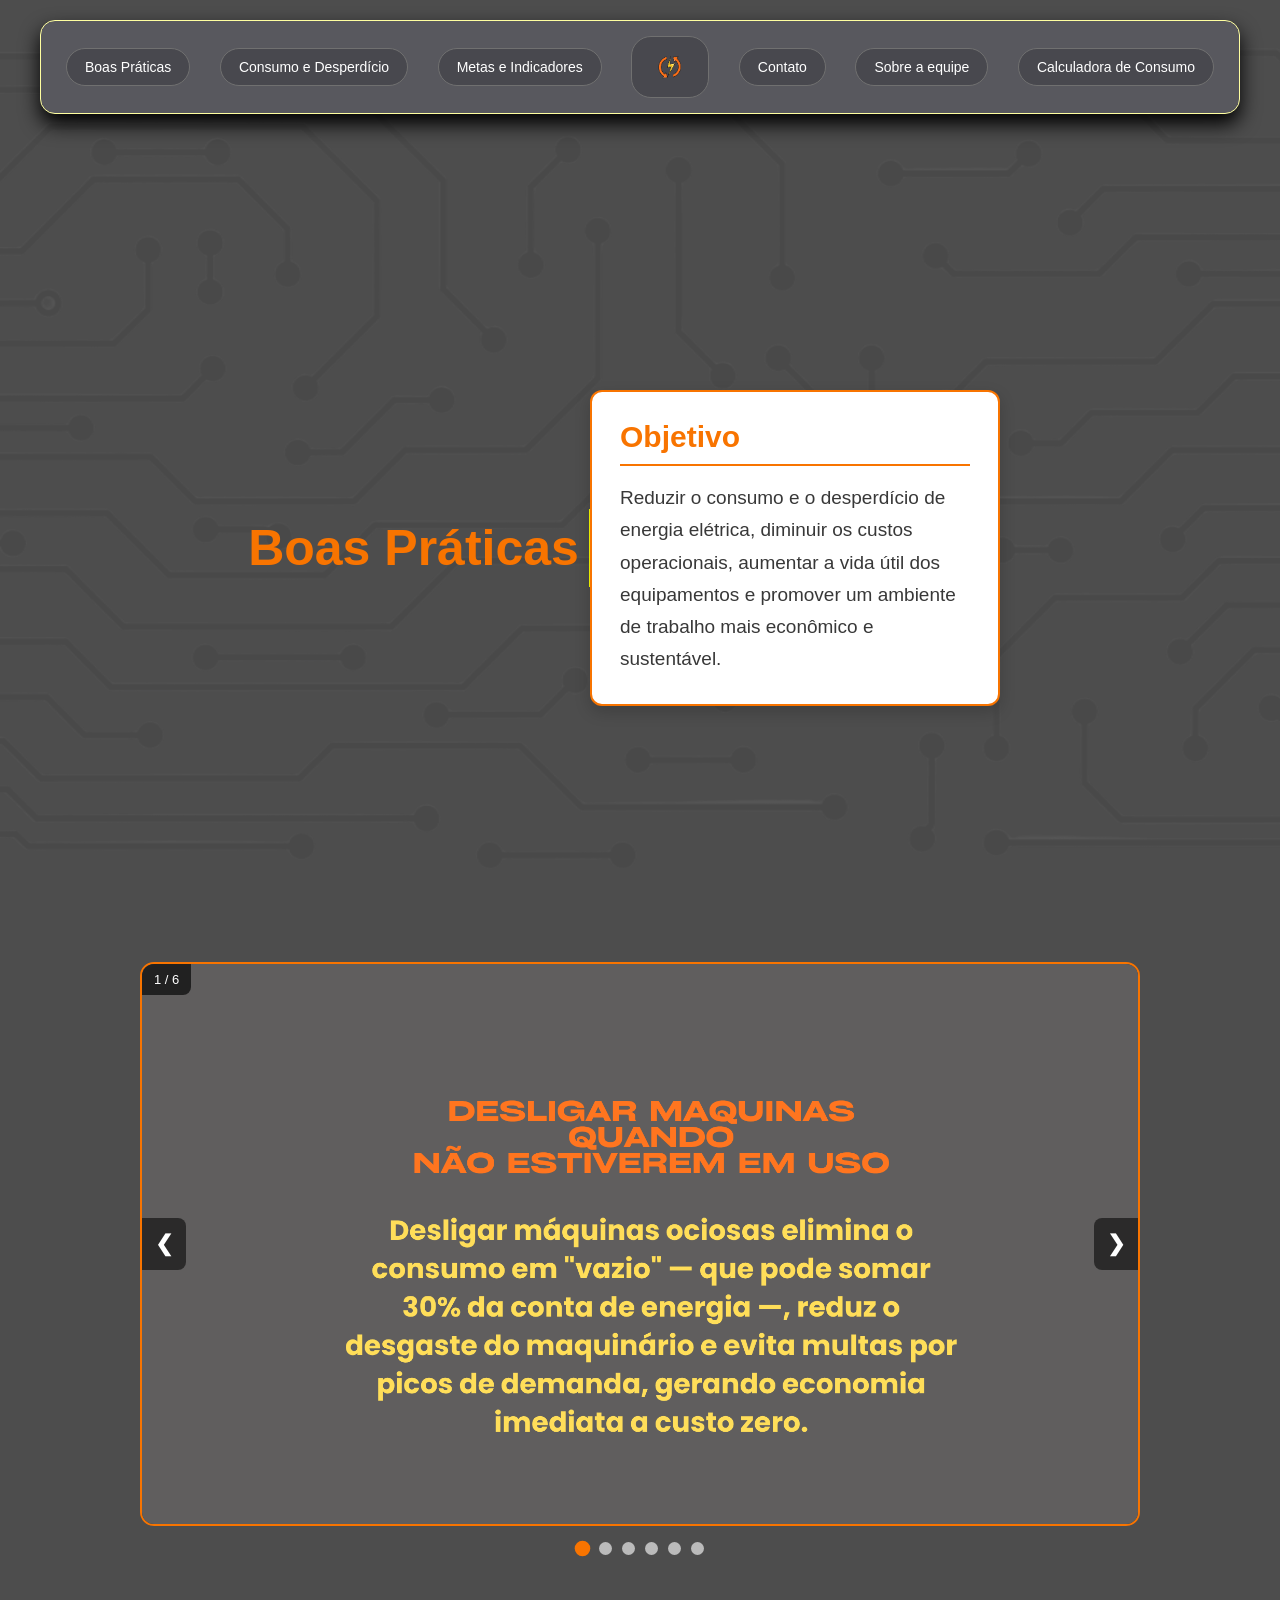
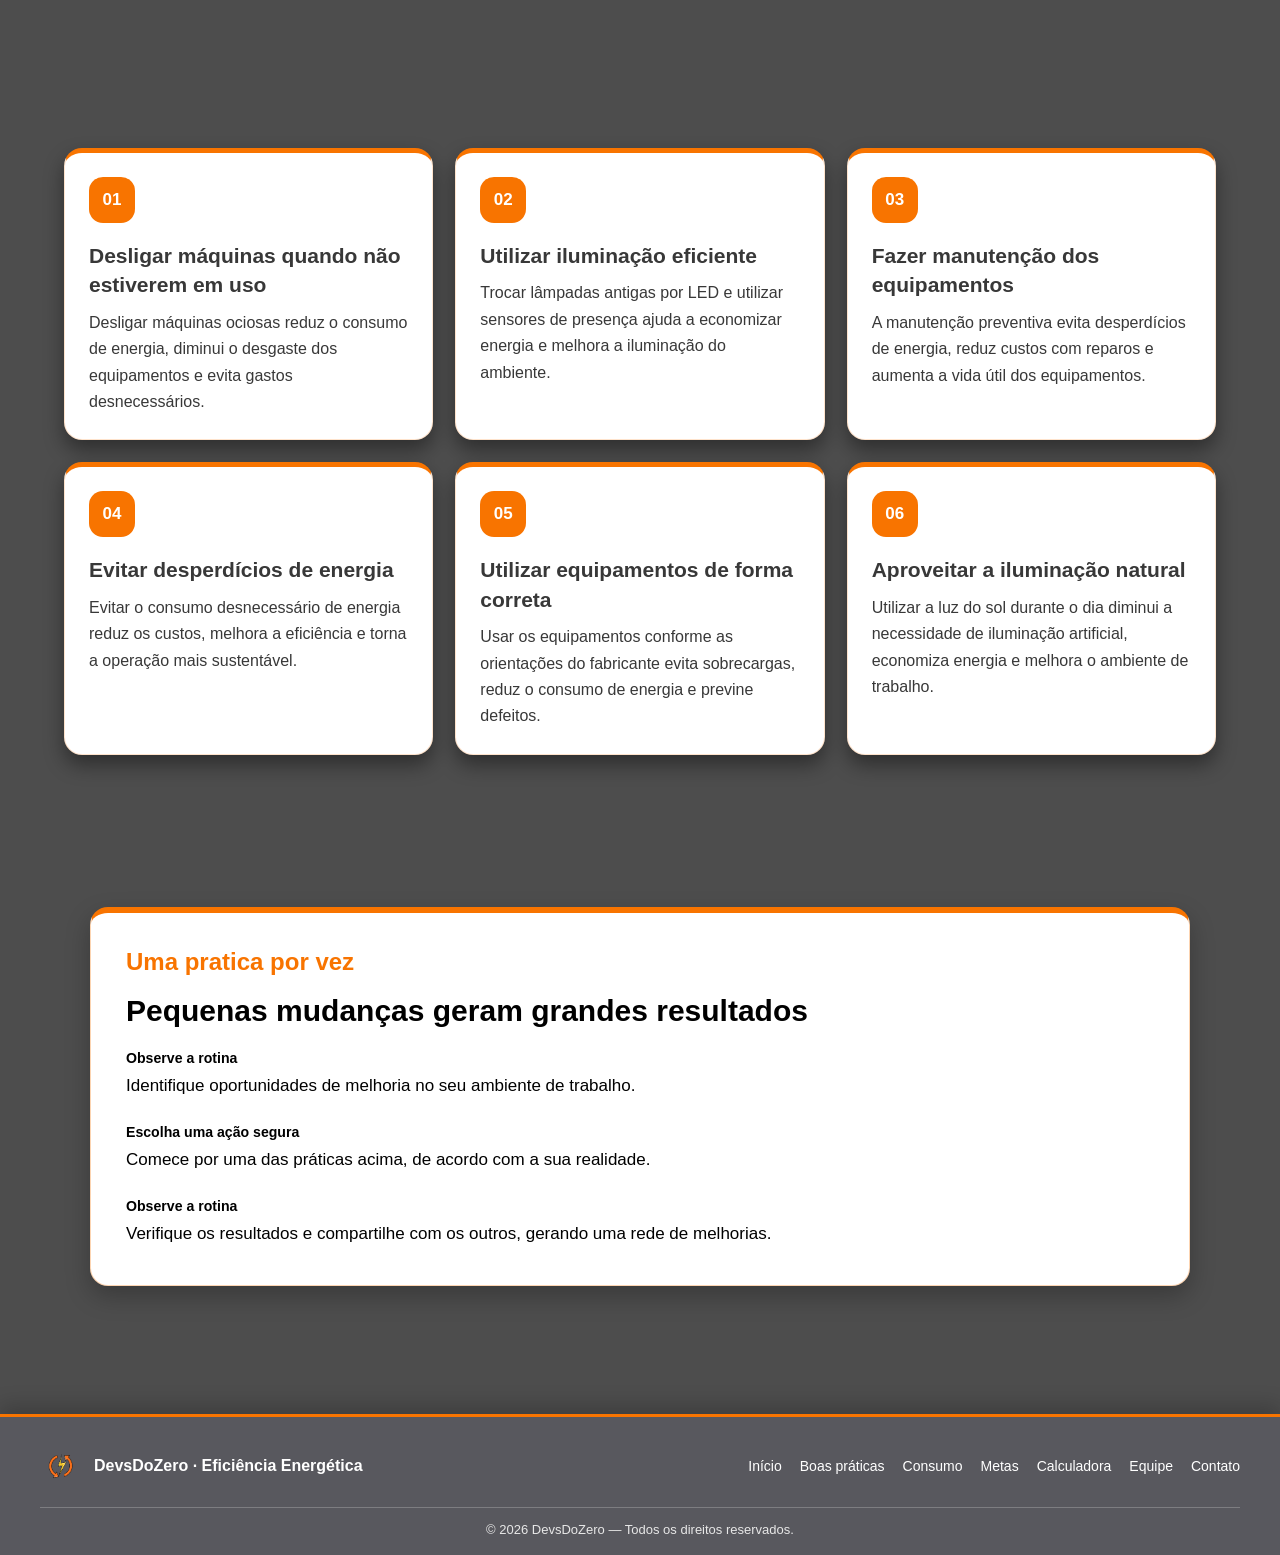
<file: praticas.html>
<!DOCTYPE html>
<html lang="pt-BR">
<head>
    <meta charset="UTF-8">
    <meta name="viewport" content="width=device-width, initial-scale=1.0">

    <link rel="shortcut icon"
        href="acess/Sem nome (1000 x 1000 px)-Photoroom.png"
        type="image/x-icon">

    <link rel="stylesheet"
        href="stylePraticas.css">

    <script src="scriptPraticas.js" defer></script>

    <title>Boas Práticas - DevsDoZero</title>
</head>

<body>
    <header>
        <nav>
            <a href="praticas.html">Boas Práticas</a>
            <a href="consumo.html">Consumo e Desperdício</a>
            <a href="metas.html">Metas e Indicadores</a>
            <a href="index.html"><img src="acess/Sem nome (1000 x 1000 px)-Photoroom.png" alt="Logo do site" class="logoMenu"></a>
            <a href="contato.html">Contato</a>
            <a href="equipe.html">Sobre a equipe</a>
            <a href="calculadora.html">Calculadora de Consumo</a>
        </nav>
    </header>

    <main>
        <section class="inicioC">
            <h1>Boas Práticas</h1>

            <article class="textoObjetivo">
                <h2>Objetivo</h2>
                <hr>

                <p>
                    Reduzir o consumo e o desperdício de energia elétrica,
                    diminuir os custos operacionais, aumentar a vida útil
                    dos equipamentos e promover um ambiente de trabalho
                    mais econômico e sustentável.
                </p>
            </article>
        </section>

        
        <section class="areaCarrossel" aria-label="Dicas de boas práticas">
            <div class="slideshow-container">

                <div class="mySlides fade">
                    <div class="numbertext">1 / 6</div>
                    <img
                        src="acess/Mapa mental de ideias simples azul/2.png"
                        alt="Dica de eficiência energética 1">
                </div>

                <div class="mySlides fade">
                    <div class="numbertext">2 / 6</div>
                    <img
                        src="acess/Mapa mental de ideias simples azul/3.png"
                        alt="Dica de eficiência energética 2">
                </div>

                <div class="mySlides fade">
                    <div class="numbertext">3 / 6</div>
                    <img
                        src="acess/Mapa mental de ideias simples azul/4.png"
                        alt="Dica de eficiência energética 3">
                </div>

                <div class="mySlides fade">
                    <div class="numbertext">4 / 6</div>
                    <img
                        src="acess/Mapa mental de ideias simples azul/5.png"
                        alt="Dica de eficiência energética 4">
                </div>

                <div class="mySlides fade">
                    <div class="numbertext">5 / 6</div>
                    <img
                        src="acess/Mapa mental de ideias simples azul/6.png"
                        alt="Dica de eficiência energética 5">
                </div>

                <div class="mySlides fade">
                    <div class="numbertext">6 / 6</div>
                    <img
                        src="acess/Mapa mental de ideias simples azul/7.png"
                        alt="Dica de eficiência energética 6">
                </div>

                <button class="prev" type="button"
                    onclick="plusSlides(-1)" aria-label="Imagem anterior">
                    &#10094;
                </button>

                <button class="next" type="button"
                    onclick="plusSlides(1)" aria-label="Próxima imagem">
                    &#10095;
                </button>
            </div>

            <div class="indicadores" aria-label="Selecionar imagem">
                <button class="dot" type="button" onclick="currentSlide(1)"
                    aria-label="Mostrar imagem 1"></button>
                <button class="dot" type="button" onclick="currentSlide(2)"
                    aria-label="Mostrar imagem 2"></button>
                <button class="dot" type="button" onclick="currentSlide(3)"
                    aria-label="Mostrar imagem 3"></button>
                <button class="dot" type="button" onclick="currentSlide(4)"
                    aria-label="Mostrar imagem 4"></button>
                <button class="dot" type="button" onclick="currentSlide(5)"
                    aria-label="Mostrar imagem 5"></button>
                <button class="dot" type="button" onclick="currentSlide(6)"
                    aria-label="Mostrar imagem 6"></button>
            </div>
        </section>

        
        <section class="cardsResumo">


            <article class="resumo">
                <h3>Desligar máquinas quando não estiverem em uso</h3>
                <p>
                    Desligar máquinas ociosas reduz o consumo de energia,
                    diminui o desgaste dos equipamentos e evita gastos
                    desnecessários.
                </p>
            </article>

            <article class="resumo">
                <h3>Utilizar iluminação eficiente</h3>
                <p>
                    Trocar lâmpadas antigas por LED e utilizar sensores
                    de presença ajuda a economizar energia e melhora
                    a iluminação do ambiente.
                </p>
            </article>

            <article class="resumo">
                <h3>Fazer manutenção dos equipamentos</h3>
                <p>
                    A manutenção preventiva evita desperdícios de energia,
                    reduz custos com reparos e aumenta a vida útil
                    dos equipamentos.
                </p>
            </article>

            <article class="resumo">
                <h3>Evitar desperdícios de energia</h3>
                <p>
                    Evitar o consumo desnecessário de energia reduz
                    os custos, melhora a eficiência e torna a operação
                    mais sustentável.
                </p>
            </article>

            <article class="resumo">
                <h3>Utilizar equipamentos de forma correta</h3>
                <p>
                    Usar os equipamentos conforme as orientações
                    do fabricante evita sobrecargas, reduz o consumo
                    de energia e previne defeitos.
                </p>
            </article>

            <article class="resumo">
                <h3>Aproveitar a iluminação natural</h3>
                <p>
                    Utilizar a luz do sol durante o dia diminui
                    a necessidade de iluminação artificial, economiza
                    energia e melhora o ambiente de trabalho.
                </p>
            </article>

        </section>

        <section class="cardFinal">
            <h2>Uma pratica por vez</h2>
            <h4>Pequenas mudanças geram grandes resultados</h4>

            <article class="texto">
                <h5>Observe a rotina</h5>
                <p>
                    Identifique oportunidades de melhoria no seu ambiente de trabalho.
                </p>
            </article>
            <article class="texto">
                <h5>Escolha uma ação segura</h5>
                <p>
                    Comece por uma das práticas acima, de acordo com a sua realidade.
                </p>
            </article>
            <article class="texto">
                <h5>Observe a rotina</h5>
                <p>
                    Verifique os resultados e compartilhe com os outros, gerando uma rede de melhorias.
                </p>
            </article>
        </section>
    </main>

    <footer class="site-footer">
        <div class="site-footer__inner">
            <a class="site-footer__brand" href="index.html">
                <img src="acess/Sem nome (1000 x 1000 px)-Photoroom.png" alt="Logo DevsDoZero">
                <span>DevsDoZero · Eficiência Energética</span>
            </a>
            <nav class="site-footer__links" aria-label="Navegação do rodapé">
                <a href="index.html">Início</a>
                <a href="praticas.html">Boas práticas</a>
                <a href="consumo.html">Consumo</a>
                <a href="metas.html">Metas</a>
                <a href="calculadora.html">Calculadora</a>
                <a href="equipe.html">Equipe</a>
                <a href="contato.html">Contato</a>
            </nav>
            <p class="site-footer__copyright">© 2026 DevsDoZero — Todos os direitos reservados.</p>
        </div>
    </footer>

</body>
</html>
</file>
<file: style.css>
* {
    margin: 0;
    padding: 0;
    box-sizing: border-box;
    font-family: 'Trebuchet MS', 'Lucida Sans Unicode', 'Lucida Grande', 'Lucida Sans', Arial, sans-serif;
}

body {
    background-color: #4d4d4d;
    margin: 0;
    min-height: 100vh;
    position: relative;
}

body::before {
    content: '';
    position: fixed;
    width: 100%;
    height: 100%;
    background-image: url('acess/img.png');
    background-repeat: no-repeat;
    background-size: cover;
    background-position: center;
    opacity: 5%;
    z-index: -1; 
}




header {
    width: 100%;
    padding: 20px;
    display: flex;
    justify-content: center;
}

header nav {
    display: flex;
    align-items: center;
    justify-content: space-between;
    background-color: #58585e;
    padding: 15px 25px;
    border-radius: 15px;
    width: 100%;
    max-width: 1200px;
    gap: 10px;
    box-shadow: 0 10px 20px black;
    border: 1px solid rgb(255, 255, 160);
}

h1, h2, h3{
    color: #F87400;
    padding: 10px;
}

header nav a {
    color: #ffffff;
    text-decoration: none;
    background-color: #48484e;
    padding: 10px 18px;
    border-radius: 20px;
    font-size: 14px;
    text-align: center;
    border: 1px solid #707070;
    
}

header nav a:hover {
    background-color: #38383e;
}

header nav a img {
    height: 40px;
    display: block;
}

.carrosel {
    grid-column: 2;
    margin: 0;
    top: 0;
    position: absolute;
    width: 500px;
    height: 1000px;
    right: 0;
    border-radius: 500px 0 0 500px; 

    border: 2px solid #ff7900;
    border-right: none; 
    
    overflow: hidden;
    z-index: -1;
    opacity: 70%;
    transition:
        background-color 250ms ease,
        transform 200ms ease,
        box-shadow 200ms ease;
}

.carrosel img {
    width: 100%;
    height: 100%;
    object-fit: cover;
}


.inicioSite{
    display: grid;
}

.inicioSite h1 {
    grid-column: 1;
    margin: 20% 20% 0 20%;
    font-size: 50px;
    white-space: nowrap;
    width: 30ch;
    max-width: calc(100% - 40px);
    overflow: hidden;
    border-right: 3px solid #fbff00;
    animation:
        digita 3s steps(30) infinite alternate,
        pisca 0.6s step-end infinite;
}

@keyframes digita {
    from {
        clip-path: inset(0 100% 0 0);
    }

    to {
        clip-path: inset(0 0 0 0);
    }
}

@keyframes pisca {
    50% {
        border-color: transparent;
    }
}

.inicioSite h3{
    grid-column: 1;
    margin: 0% 20% 0% 20%;
    font-size: 30px;
}

.inicioSite a{
    text-decoration: none;
    color: #000;
    grid-column: 1;
    margin: 0% 20% 15% 20.5%;
    background-color: #F87400;
    
    width: 120px;
    padding: 10px;
    border: none; 
    box-shadow: 5px 5px 5px black;
    cursor: pointer;
    
}

.inicioSite a:hover {
    background-color: #fa9740;
}

.cardSobre button:hover {
    background-color: #fa9740;
}

.card button:hover {
    background-color: #fa9740;
}

.objetivoBox{
    margin: 0% 30% 0% 30%;
    min-height: 500px;
    border: 5px inset #F87400;
    background-color: #fffeee;
}

.objetivoBox h2{
    font-size: 30px;
    padding: 20px;
}

.objetivoBox p{
    font-size: 20px;
    padding: 20px;
}

.cardsProjetos{
    border-radius: 25px;
    padding: 20px;
    background-color: #F87400;
    margin: 0% 15% 0% 15%;
    display: flex;
    
    justify-content: space-evenly;
    padding: 10px;
    box-shadow: 10px 10px 5px black;
}
.card {
    position: relative;
    width: clamp(220px, 25vw, 300px);
    aspect-ratio: 277 / 360;
    border-radius: 20px;
    overflow: hidden;
    border: 1px solid #000;
    transition: transform 0.3s ease, box-shadow 0.3s ease;
}

.card img {
    width: 100%;
    height: 100%;
    display: block;
    object-fit: cover;
    border-radius: 20px;
    border: none;
    box-shadow: none;
}

.card button {
    position: absolute;
    left: 0px;
    bottom: 20px;
    background-color:#fffeee;
    color: #F87400;
    min-width: 100px;
    height: 38px;
    padding: 0 15px;
    border: none;
    box-shadow: 5px 5px 8px rgba(0, 0, 0, 0.5);
    cursor: pointer;
    z-index: 1;
}

.card button:hover {
    background-color: #ffffff;
    transform: translateY(-3px);
}

.card button:active {
    transform: translateY(-1px) scale(0.97);
}

.card:hover {
    transform: translateY(-8px);
    box-shadow: 10px 10px 10px rgba(0, 0, 0, 0.6);
}

.cardSobre{
    background-color: #fffeee;
    padding: 50px;
    margin: 10% 20%;
    display: grid;
    box-shadow: 10px 10px 5px black;
}

.cardSobre h2{
    font-size: 30px;
}

.cardSobre p{
    grid-column: 1;
    margin: 2%;
    font-size: 20px;
}

.cardSobre a{
    grid-column: 1;
    background-color: #F87400;
    
    width: 100px;
    padding: 10px;
    border: none; 
    box-shadow: 5px 5px 5px black;
    cursor: pointer;
    font-size: 14px;
    text-decoration: none;
    color: #000;
}

footer{
    height: 100px;
    background-color:#58585e;
}

button:active {
  transform: translateY(-2px) scale(0.97);
}

a{
    font-size: 15px;
}


@media (max-width: 900px) {
    nav {
        flex-direction: column;
        gap: 12px;
    }

    nav a {
        width: 100%;
    }

    nav a:nth-child(4) {
        order: -1;
    }

    .objetivoBox{
        margin: 0% 10% 0% 10%;
    }

    .cardsProjetos{
        display: grid;
        grid-template-columns: repeat(2, 1fr);
        align-items: center;
        margin: 0% 10% 0% 10%;
    }
    .card{
        min-height: 300px;
        min-width: 200px;
        margin: 2% 5% 2% 5%;
    }
    .cardSobre button{
        grid-column: 1;
    }
    .cardSobre{
        padding: 20px;
        margin: 10% 10%;
    ;
    }
    .logoMenu{
        margin-left: 47%;
    }
    .carrosel{
        opacity: 30%;
    }

    .inicioSite h1{
        text-align: center;
        font-size: clamp(24px, 5vw, 50px);
        text-align: start;
    }

    .inicioSite h3{
        font-size: 15px;
    }
}

@media (max-width: 600px) {
    nav {
        flex-direction: column;
        gap: 12px;
    }

    nav a {
        width: 100%;
    }

    nav a:nth-child(4) {
        order: -1;
    }

    .objetivoBox{
    margin: 0% 10% 0% 10%;
    }

    .cardsProjetos{
        display: flex;
        flex-direction: column;
        align-items: center;
        margin: 0% 10% 0% 10%;
    }
    .card{
        min-height: 300px;
        min-width: 200px;
        margin: 2% 5% 2% 5%;
    }
    .cardSobre button{
        grid-column: 1;
    }
    .cardSobre{
        padding: 20px;
        margin: 10% 10%;
    ;
    }
    .logoMenu{
        margin-left: 47%;
    }

    .inicioSite{
        display: flex;
        flex-direction: column;
        align-items: center;
    }

    .inicioSite button{
        margin: 0% 0% 20%;
    }

    .inicioSite h1{
        font-size: clamp(24px, 5vw, 50px);
        text-align: center;
    }

    .inicioSite h3{
        font-size: 15px;
    }
}

body {
    background-color: #4d4d4d;
}

body::before {
    content: "";
    position: fixed;
    inset: 0;
    background-image: url("acess/img.png");
    background-repeat: no-repeat;
    background-size: cover;
    background-position: center;
    opacity: 0.05;
    z-index: -1;
    pointer-events: none;
}

::selection {
    color: #201306;
    background-color: #f87400;
}

::-moz-selection {
    color: #201306;
    background-color: #f87400;
}

.site-footer {
    width: 100%;
    height: auto;
    margin-top: 56px;
    padding: 28px 20px 18px;
    color: #ffffff;
    background-color: #58585e;
    border-top: 3px solid #f87400;
    box-shadow: 0 -8px 20px rgb(0 0 0 / 20%);
}

.site-footer__inner {
    display: grid;
    grid-template-columns: minmax(180px, 1fr) minmax(0, 2fr);
    align-items: center;
    gap: 20px 32px;
    width: 100%;
    max-width: 1200px;
    margin: 0 auto;
}

.site-footer__brand {
    display: inline-flex;
    align-items: center;
    gap: 12px;
    width: fit-content;
    max-width: 100%;
    color: #ffffff;
    font-weight: 700;
    text-decoration: none;
}

.site-footer__brand img {
    display: block;
    width: auto;
    height: 42px;
    object-fit: contain;
}

.site-footer__links {
    display: flex;
    flex-direction: row;
    flex-wrap: wrap;
    justify-content: flex-end;
    gap: 8px 18px;
}

.site-footer__links a {
    width: auto;
    padding: 0;
    color: #ffffff;
    background: none;
    border: 0;
    border-radius: 0;
    font-size: 14px;
    text-align: left;
    text-decoration: none;
    transition: color 160ms ease;
}

.site-footer__links a:hover,
.site-footer__links a:focus-visible {
    color: #ffb36f;
    text-decoration: underline;
}

.site-footer__copyright {
    grid-column: 1 / -1;
    margin: 0;
    padding-top: 14px;
    border-top: 1px solid rgb(255 255 255 / 22%);
    color: #e7e7e7;
    font-size: 13px;
    text-align: center;
}

@media (max-width: 760px) {
    .site-footer__inner {
        grid-template-columns: 1fr;
        justify-items: center;
        text-align: center;
    }

    .site-footer__links {
        justify-content: center;
    }
}

@media (max-width: 480px) {
    .site-footer {
        padding-right: 14px;
        padding-left: 14px;
    }

    .site-footer__links {
        gap: 10px 14px;
    }
}
</file>
<file: styleCalculadora.css>
* {
    margin: 0;
    padding: 0;
    box-sizing: border-box;
    font-family: Arial, sans-serif;
}

body {
    background-color: #4d4d4d;
    margin: 0;
    min-height: 100vh;
    position: relative;
}

body::before {
    content: '';
    position: fixed;
    inset: 0;
    background-image: url('acess/img.png');
    background-repeat: no-repeat;
    background-size: cover;
    background-position: center;
    opacity: 5%;
    z-index: -1;
}

header {
    width: 100%;
    padding: 20px;
    display: flex;
    justify-content: center;
}

header nav {
    display: flex;
    align-items: center;
    justify-content: space-between;
    background-color: #58585e;
    padding: 15px 25px;
    border-radius: 15px;
    width: 100%;
    max-width: 1200px;
    gap: 10px;
    box-shadow: 0 10px 20px black;
    border: 1px solid rgb(255, 255, 160);
}

header nav a {
    color: #ffffff;
    text-decoration: none;
    background-color: #48484e;
    padding: 10px 18px;
    border-radius: 20px;
    font-size: 14px;
    text-align: center;
    border: 1px solid #707070;
}

header nav a:hover {
    background-color: #38383e;
}

header nav a img {
    height: 40px;
    display: block;
}

h1 {
    grid-column: 1;
    margin: 20% 20% 0 20%;
    font-size: 50px;
    white-space: nowrap;
    width: 20ch;
    max-width: calc(100% - 40px);
    overflow: hidden;
    border-right: 3px solid #fbff00;

    animation:
        digita 3s steps(20) infinite alternate,
        pisca 0.6s step-end infinite;
}

@keyframes digita {
    from {
        clip-path: inset(0 100% 0 0);
    }

    to {
        clip-path: inset(0 0 0 0);
    }
}

@keyframes pisca {
    50% {
        border-color: transparent;
    }
}

h1,
h2,
h3 {
    color: #F87400;
    padding: 10px;
}

.inicio {
    display: grid;
}

.inicio h1 {
    grid-column: 1;
    margin: 20% 20% 0% 20%;
    font-size: 50px;
}

.inicio h3 {
    grid-column: 1;
    margin: 0% 20% 0% 20%;
    font-size: 30px;
}

.inicio button {
    grid-column: 1;
    margin: 0% 20% 15% 20.5%;
    background-color: #F87400;
    height: 35px;
    width: 200px;
    border: none;
    box-shadow: 5px 5px 5px black;
    cursor: pointer;
    font-size: 20px;

    font-family: 'Trebuchet MS', 'Lucida Sans Unicode',
        'Lucida Grande', 'Lucida Sans', Arial, sans-serif;
}

.inicio button:hover {
    background-color: #fa9740;
}

.inicio img {
    display: block;
    width: 300px;
}

.cardDescricao {
    display: flex;
    background-color: #fffeee;
    margin: 0% 15% 20%;
    padding: 20px;
    align-items: center;
}

.cardDescricao p {
    margin: 5%;
    font-size: 20px;
}

.cardDescricao img {
    background-color: #707070;
    min-height: 200px;
    min-width: 300px;
    margin: 2%;
}

.secao-calculadora {
    width: 100%;
    min-height: 500px;

    display: flex;
    justify-content: center;
    align-items: center;

    padding: 50px 20px;

    background-image:
        linear-gradient(
            rgba(40, 40, 40, 0.50),
            rgba(40, 40, 40, 0.50)
        ),
        url('acess/472cf370818c067e68e75793a2c32fd280832b80.png');

    background-size: cover;
    background-position: center;
    background-repeat: no-repeat;
}


.cardCalculadora {
    background-color: #F87400;

    width: 700px;
    max-width: 100%;

    margin: 0;
    padding: 25px;

    border-radius: 20px;
}

.cardCalculadora h2 {
    color: #000000;
    margin: 2%;
    font-size: 30px;
}

.cardCalculadora p {
    background-color: white;
    padding: 100px;
    margin-top: 5%;
}

.botao2 {
    background-color: white;
    border-color: #fa9740;
    width: 40%;
    padding: 15px;
}

.botao {
    background-color: #F87400;
    border: 0;
    width: 100%;
    padding: 15px;
    z-index: 1;
}

form {
    display: flex;
    flex-direction: column;
    margin: 5%;
}

input,
textarea {
    padding: 10px;
    border: none;
}

label {
    background-color: white;
    padding: 5px;
}

.enviarEmail {
    background-color: #fffeee;
    margin: 20%;
    padding: 20px;
    display: grid;
}

.areaEmail {
    background-color: #F87400;
    grid-column: 1;
    margin: 5%;
}

.areaAcesso {
    grid-column: 2;
    text-align: center;
    margin: 5%;

    display: flex;
    flex-direction: column;
}

.gmail {
    height: 50px;
}

.outlook {
    height: 50px;
}

.yahoot {
    height: 50px;
}

.areaEmail button {
    padding: 10px;
    background-color: #ffffff;
    border: none;
}

.enviarEmail h2 {
    margin: 2%;
}

button:hover {
    background-color: #ffa45a;
    transform: translateY(-3px);
}

button:active {
    transform: translateY(-2px) scale(0.97);
}

#calculadora .calc-aviso {
    background-color: #fffeee;
    padding: 20px;
    width: 100%;

    border: 1px solid rgba(248, 116, 0, 0.2);
    border-left: 10px solid #ee872d;
    border-radius: 18px;

    box-shadow: -5px 15px 10px rgba(0, 0, 0, 0.4);
}

#calculadora .calc-aviso:hover {
    background-color: #fff1df;
    transform: translateY(-5px);
}

#calculadora h2 {
    color: #000000;
}

#calculadora h3 {
    color: #F87400;
}

#calculadora .calc-texto {
    background-color: transparent;
    padding: 10px 0;
    margin: 0 2%;
}

#calculadora .calc-abas {
    display: flex;
    gap: 10px;
    margin: 15px 2%;
}

#calculadora .calc-aba {
    width: 50%;
    padding: 12px;

    background-color: #48484e;
    color: #ffffff;

    border: 1px solid #38383e;
    cursor: pointer;
}

#calculadora .calc-aba-ativa {
    background-color: #fa9740;
    color: #000000;
}

#calculadora .calc-area {
    margin: 2%;
    padding: 20px;
    background-color: #fffeee;
    border-radius: 10px;
}

#calculadora .calc-area label {
    display: block;
    margin-top: 12px;
}

#calculadora .calc-area select,
#calculadora .calc-area input {
    display: block;
    width: 100%;

    margin: 5px 0 12px;
    padding: 10px;

    border: 1px solid #cccccc;
}

#calculadora .calc-area .botao2,
#calculadora .calc-area .botao {
    width: 100%;
    margin-top: 10px;
    cursor: pointer;
}

#calculadora .calc-area p {
    min-height: 50px;
    margin-top: 15px;
    padding: 15px;
    background-color: #ffffff;
}


#calculadora .calc-item {
    display: grid;

    grid-template-columns: 1fr 1.5fr 1fr 1fr auto;

    gap: 8px;
    align-items: end;

    margin: 12px 0;
    padding: 12px;

    background-color: #ffffff;
    border: 1px solid #cccccc;
}

#calculadora .calc-item label {
    display: block;
}

#calculadora .calc-item select,
#calculadora .calc-item input {
    width: 100%;
    padding: 10px;
    border: 1px solid #cccccc;
}

#calculadora .calc-remover {
    padding: 10px;

    background-color: #48484e;
    color: #ffffff;

    border: 0;
    cursor: pointer;
}

#calculadora .calc-remover:hover {
    background-color: #38383e;
}

footer {
    height: 100px;
    background-color: #58585e;
}


@media (max-width: 900px) {

    nav {
        flex-direction: column;
        gap: 12px;
    }

    nav a {
        width: 100%;
    }

    nav a:nth-child(4) {
        order: -1;
    }

    .cardDescricao {
        flex-direction: column;
        margin: 0% 15% 20%;
    }

    .cardDescricao img {
        min-width: 50%;
    }

    .logoMenu {
        margin-left: 47%;
    }

    .gmail {
        height: 30px;
        margin: 0% 5%;
    }

    .outlook {
        height: 30px;
        margin: 0% 5%;
    }

    .yahoot {
        height: 30px;
        margin: 0% 5%;
    }

    .inicio {
        display: flex;
        flex-direction: column;
        justify-content: center;
        align-items: center;
    }

    .inicio button {
        margin: 0% 0% 20%;
    }

    .inicio h1 {
        font-size: clamp(24px, 5vw, 50px);
    }

    .inicio h3 {
        font-size: 15px;
    }

    .enviarEmail {
        display: flex;
        flex-direction: column;
        margin: 20% 5%;
    }

    .areaAcesso {
        display: grid;
    }

    .areaAcesso h3 {
        grid-row: 1;
    }

    .icons {
        grid-row: 2;
    }

    

    .secao-calculadora {
        min-height: 450px;
        padding: 35px 15px;
    }

    .cardCalculadora {
        width: 700px;
    }
}


@media (max-width: 650px) {

    #calculadora .calc-item {
        grid-template-columns: 1fr 1fr;
    }

    #calculadora .calc-item label:first-child {
        grid-column: 1 / -1;
    }

}

@media (max-width: 600px) {

    .secao-calculadora {
        min-height: 400px;
        padding: 25px 15px;
    }

    .cardCalculadora {
        width: 100%;
        padding: 15px;
    }

    .cardCalculadora h2 {
        font-size: 24px;
    }

}

body {
    background-color: #4d4d4d;
}

body::before {
    content: "";
    position: fixed;
    inset: 0;
    background-image: url("acess/img.png");
    background-repeat: no-repeat;
    background-size: cover;
    background-position: center;
    opacity: 0.05;
    z-index: -1;
    pointer-events: none;
}

::selection {
    color: #201306;
    background-color: #f87400;
}

::-moz-selection {
    color: #201306;
    background-color: #f87400;
}

.site-footer {
    width: 100%;
    height: auto;
    margin-top: 56px;
    padding: 28px 20px 18px;
    color: #ffffff;
    background-color: #58585e;
    border-top: 3px solid #f87400;
    box-shadow: 0 -8px 20px rgb(0 0 0 / 20%);
}

.site-footer__inner {
    display: grid;
    grid-template-columns: minmax(180px, 1fr) minmax(0, 2fr);
    align-items: center;
    gap: 20px 32px;
    width: 100%;
    max-width: 1200px;
    margin: 0 auto;
}

.site-footer__brand {
    display: inline-flex;
    align-items: center;
    gap: 12px;
    width: fit-content;
    max-width: 100%;
    color: #ffffff;
    font-weight: 700;
    text-decoration: none;
}

.site-footer__brand img {
    display: block;
    width: auto;
    height: 42px;
    object-fit: contain;
}

.site-footer__links {
    display: flex;
    flex-direction: row;
    flex-wrap: wrap;
    justify-content: flex-end;
    gap: 8px 18px;
}

.site-footer__links a {
    width: auto;
    padding: 0;
    color: #ffffff;
    background: none;
    border: 0;
    border-radius: 0;
    font-size: 14px;
    text-align: left;
    text-decoration: none;
    transition: color 160ms ease;
}

.site-footer__links a:hover,
.site-footer__links a:focus-visible {
    color: #ffb36f;
    text-decoration: underline;
}

.site-footer__copyright {
    grid-column: 1 / -1;
    margin: 0;
    padding-top: 14px;
    border-top: 1px solid rgb(255 255 255 / 22%);
    color: #e7e7e7;
    font-size: 13px;
    text-align: center;
}

@media (max-width: 760px) {
    .site-footer__inner {
        grid-template-columns: 1fr;
        justify-items: center;
        text-align: center;
    }

    .site-footer__links {
        justify-content: center;
    }
}

@media (max-width: 480px) {
    .site-footer {
        padding-right: 14px;
        padding-left: 14px;
    }

    .site-footer__links {
        gap: 10px 14px;
    }
}
</file>
<file: styleConsumo.css>
* {
    margin: 0;
    padding: 0;
    box-sizing: border-box;
    font-family: Arial, sans-serif;
}

body {
    background-color: #4d4d4d;
    margin: 0;
    min-height: 100vh;
    position: relative;
}

body::before {
    content: '';
    position: fixed;
    width: 100%;
    height: 100%;
    background-image: url('acess/img.png');
    background-repeat: no-repeat;
    background-size: cover;
    background-position: center;
    opacity: 5%;
    z-index: -1; 
}



header {
    width: 100%;
    padding: 20px;
    display: flex;
    justify-content: center;
}

header nav {
    display: flex;
    align-items: center;
    justify-content: space-between;
    background-color: #58585e;
    padding: 15px 25px;
    border-radius: 15px;
    width: 100%;
    max-width: 1200px;
    gap: 10px;
    box-shadow: 0 10px 20px black;
    border: 1px solid rgb(255, 255, 160);
}

.inicioC{
    display: flex;
    justify-content: center;
    align-items: center;
    margin: 20%;
}

.inicioC h1{
    margin-right: 20%;
    font-size: clamp(24px, 5vw, 50px);
    white-space: nowrap;
    width: 55ch;
    max-width: calc(100% - 40px);
    overflow: hidden;
    border-right: 3px solid #fbff00;
    animation:
        digita 3s steps(20) infinite alternate,
        pisca 0.6s step-end infinite;
}
@keyframes digita {
    from {
        clip-path: inset(0 100% 0 0);
    }
    to {
        clip-path: inset(0 0 0 0);
    }
}
@keyframes pisca {
    50% {
        border-color: transparent;
    }
}

h1, h2, h3{
    color: #F87400;
    padding: 10px;
}

header nav a {
    color: #ffffff;
    text-decoration: none;
    background-color: #48484e;
    padding: 10px 18px;
    border-radius: 20px;
    font-size: 14px;
    text-align: center;
    border: 1px solid #707070;
    
}

header nav a:hover {
    background-color: #38383e;
}

header nav a img {
    height: 40px;
    display: block;
}

.inicioC{
    display: flex;
}


.transformeCard{
    background-color: #fdf9f4;
    border-radius: 20px;
    padding: 30px;
    height: 400px;
    width: 150%;
    border: 2px solid #F87400;
    box-shadow: 0 6px 16px rgba(0, 0, 0, 0.18);
    display: flex;
    flex-direction: column;
    justify-content: center;
    transition:
        background-color 250ms ease,
        transform 200ms ease,
        box-shadow 200ms ease;
}

.transformeCard h2{
    width: 100%;
    font-size: 20px;
    margin-bottom: 30px;
}

.transformeCard hr{
    width: 100%;
    height: 2px;
    margin-bottom: 30px;
    background-color: #F87400;
    border: 0;
}

.transformeCard:hover {
    background-color: #fffeee;
    transform: translateY(-4px);
    box-shadow: 0 12px 22px rgba(0, 0, 0, 0.25);
}

.entendoConsumo{
    margin: 0% 5% 5%; 
    display: grid;
}

.entendoConsumo h4{
    color: white;
    margin: 1% 10%;
}

.entendoConsumo h2{
    margin: 0% 9%;
}

.secoes{
    display: flex;
    justify-content: space-between;
    margin: 0% 5%;
}

.consumoCard, .listaCard{
    width: 40%;
}

.consumoCard{
    background-color: #fdf9f4;
    border-radius: 20px;
    padding: 50px;
    border: 2px solid #F87400;
    border-radius: 12px;
    margin: 2% 2%;
}

.listaCard{
    background-color: #fdf9f4;
    border-radius: 20px;
    padding: 50px;
    border: 2px solid #F87400;
    border-radius: 12px;
    margin: 2% 2%;
}

.consumoCard hr, .listaCard hr{
    width: 100%;
    height: 2px;
    margin-bottom: 30px;
    background-color: #F87400;
    border: 0;
}

p{
    margin: 10px;
}

.listaCard li{
    margin: 20px;
}

.destaque{
    padding: 10px;
    margin: 10px;
    background-color: #f8e6d5;
    border: 1px solid rgba(248, 116, 0, 0.2);
    border-left: 3px solid #F87400;
    border-radius: 5px;
}

.destaque:hover {
    background-color: #f3c38d;
    transform: translateY(-4px);
    box-shadow: 0 12px 22px rgba(0, 0, 0, 0.25);
}

.usoTabela{
    background-color: #F87400;
    padding: 15px;
}

.usoTabela h4{
    color: white;
    margin: 1% 10%;
}

.usoTabela h2{
    color: #38383e;
    margin: 0% 9%;
}

.tabelaConsumo{
    background-color: #fdf9f4;
    border-radius: 20px;
    padding: 30px;
    border: 2px solid #F87400;
    border-radius: 12px;
    margin: 2% 10%;
}

.tabelaConsumo th{
    background-color: #fdb37a;
    padding: 20px;
}

.tabelaConsumo td{
    background-color: #f1dac7;
    padding: 20px;
}

.tabelaConsumo table{
    display: flex;
    justify-content: center;
    margin: 2%;
    width: 100%;
}

.diagnostico h4{
    margin: 1% 5%;
}

.diagnostico h2{
    margin: 0% 4%;
}

.diagnostico{
    background-color: #fdf9f4;
    border-radius: 20px;
    padding: 30px;
    border: 2px solid #F87400;
    border-radius: 12px;
    margin: 10%;
}

.checks{
    margin: 2% 5% 2% 5%;
    display: grid;
    grid-template-columns: repeat(2, 1fr);
    border: #F87400 1px solid;
    border-radius: 20px;
    padding: 10px;
}

.boxCheck{
    margin: 2%;
}

button{
    color: white;
    border: none;
    margin: 0% 5%;
    padding: 15px;
    border-radius: 5px;
    background-color: #a1530f;
}

footer{
    height: 100px;
    background-color:#58585e;
}



button:active {
  transform: translateY(-2px) scale(0.97);
}


@media (max-width: 900px) {
    nav {
        flex-direction: column;
        gap: 12px;
    }

    nav a {
        width: 100%;
    }

    nav a:nth-child(4) {
        order: -1;
    }

    .logoMenu{
        margin-left: 47%;
    }

    .cardInformacao{
        margin: 5%;
        flex-direction: column;
    }

    .cardsExplicacao{
        flex-direction: column;
    }

    #card{
        margin: 5%;
    }

    #card p{
        font-size: 15px;
        margin: 2%;
    }

    .inicioC h1{
        font-size: clamp(24px, 5vw, 50px);
        margin: 20% 10%;
    }

    .inicioC{
        flex-direction: column;
        justify-content: center;
        align-items: center;
    }

    .inicioC h1{
        margin: 20% 20% 10% 20%;
        font-size: clamp(24px, 5vw, 50px);
    }
    .transformeCard{
        margin: 10% 10% 20% 10%;
    }

    .secoes{
        display: flex;
        flex-direction: column;
        align-items: center;
        margin: 0%;
    }

    .listaCard, .consumoCard{
        width: 100%;
        margin: 10%;
    }

    .tabelaConsumo th{
        padding: 10px;
    }

    .tabelaConsumo td{
        padding: 10px;
    }

}

@media (max-width: 500px){
    .checks{
        grid-template-columns: repeat(1, 1fr);
    }

    .tabelaConsumo th{
        padding: 5px;
        font-size: 12px;
    }

    .tabelaConsumo td{
        padding: 0px;
        font-size: 12px;
    }

    .tabelaConsumo{
        margin: 2% 5%;
        font-size: 12px;
    }
}

body {
    background-color: #4d4d4d;
}

body::before {
    content: "";
    position: fixed;
    inset: 0;
    background-image: url("acess/img.png");
    background-repeat: no-repeat;
    background-size: cover;
    background-position: center;
    opacity: 0.05;
    z-index: -1;
    pointer-events: none;
}

::selection {
    color: #201306;
    background-color: #f87400;
}

::-moz-selection {
    color: #201306;
    background-color: #f87400;
}

.site-footer {
    width: 100%;
    height: auto;
    margin-top: 56px;
    padding: 28px 20px 18px;
    color: #ffffff;
    background-color: #58585e;
    border-top: 3px solid #f87400;
    box-shadow: 0 -8px 20px rgb(0 0 0 / 20%);
}

.site-footer__inner {
    display: grid;
    grid-template-columns: minmax(180px, 1fr) minmax(0, 2fr);
    align-items: center;
    gap: 20px 32px;
    width: 100%;
    max-width: 1200px;
    margin: 0 auto;
}

.site-footer__brand {
    display: inline-flex;
    align-items: center;
    gap: 12px;
    width: fit-content;
    max-width: 100%;
    color: #ffffff;
    font-weight: 700;
    text-decoration: none;
}

.site-footer__brand img {
    display: block;
    width: auto;
    height: 42px;
    object-fit: contain;
}

.site-footer__links {
    display: flex;
    flex-direction: row;
    flex-wrap: wrap;
    justify-content: flex-end;
    gap: 8px 18px;
}

.site-footer__links a {
    width: auto;
    padding: 0;
    color: #ffffff;
    background: none;
    border: 0;
    border-radius: 0;
    font-size: 14px;
    text-align: left;
    text-decoration: none;
    transition: color 160ms ease;
}

.site-footer__links a:hover,
.site-footer__links a:focus-visible {
    color: #ffb36f;
    text-decoration: underline;
}

.site-footer__copyright {
    grid-column: 1 / -1;
    margin: 0;
    padding-top: 14px;
    border-top: 1px solid rgb(255 255 255 / 22%);
    color: #e7e7e7;
    font-size: 13px;
    text-align: center;
}

@media (max-width: 760px) {
    .site-footer__inner {
        grid-template-columns: 1fr;
        justify-items: center;
        text-align: center;
    }

    .site-footer__links {
        justify-content: center;
    }
}

@media (max-width: 480px) {
    .site-footer {
        padding-right: 14px;
        padding-left: 14px;
    }

    .site-footer__links {
        gap: 10px 14px;
    }
}
</file>
<file: styleContato.css>
* {
    margin: 0;
    padding: 0;
    box-sizing: border-box;
    font-family: Arial, sans-serif;
}

body {
    background-color: #4d4d4d;
    margin: 0;
    min-height: 100vh;
    position: relative;
}

body::before {
    content: '';
    position: fixed;
    width: 100%;
    height: 100%;
    background-image: url('acess/img.png');
    background-repeat: no-repeat;
    background-size: cover;
    background-position: center;
    opacity: 5%;
    z-index: -1; 
}


header {
    width: 100%;
    padding: 20px;
    display: flex;
    justify-content: center;
}

header nav {
    display: flex;
    align-items: center;
    justify-content: space-between;
    background-color: #58585e;
    padding: 15px 25px;
    border-radius: 15px;
    width: 100%;
    max-width: 1200px;
    gap: 10px;
    box-shadow: 0 10px 20px black;
    border: 1px solid rgb(255, 255, 160);
}

h1{
    grid-column: 1;
    margin: 20% 20% 0 20%;
    font-size: 50px;
    white-space: nowrap;
    width: 20ch;
    max-width: calc(100% - 40px);
    overflow: hidden;
    border-right: 3px solid #fbff00;
    animation:
        digita 3s steps(20) infinite alternate,
        pisca 0.6s step-end infinite;
}

@keyframes digita {
    from {
        clip-path: inset(0 100% 0 0);
    }

    to {
        clip-path: inset(0 0 0 0);
    }
}

@keyframes pisca {
    50% {
        border-color: transparent;
    }
}

h1, h2, summary{
    color: #F87400;
    padding: 10px;
}

header nav a {
    color: #ffffff;
    text-decoration: none;
    background-color: #48484e;
    padding: 10px 18px;
    border-radius: 20px;
    font-size: 14px;
    text-align: center;
    border: 1px solid #707070;
}

header nav a:hover {
    background-color: #38383e;
}

header nav a img {
    height: 40px;
    display: block;
}

.inicioC{
    display: grid;
}

.inicioC h1{
    grid-column: 1;
    margin: 20% 20% 0% 20%;
    font-size: 50px;
    
}

.inicioC h2{
    grid-column: 1;
    margin: 0% 20% 0% 20%;
    font-size: 30px;
}

.inicioC button{
    grid-column: 1;
    margin: 0% 20% 15% 20.5%;
    background-color: #F87400;
    height: 35px;
    width: 100px;
    border: none; 
    box-shadow: 5px 5px 5px black;
    cursor: pointer;
    font-size: 14px;
}

.inicioC button:hover {
    background-color: #fa9740;
}

.Email{
    display: flex;
    justify-content: flex-start;
    
    align-items: center;
}
input, textarea{
    border: 2px solid#807f72;
    padding: 10px;
    border-radius: 5px;
}

.Email button{
    grid-column: 1;
    background-color: #F87400;
    height: 35px;
    width: 100px;
    border: none; 
    box-shadow: 5px 5px 5px black;
    cursor: pointer;
    font-size: 14px;
}

.enviarEmail{
    display: grid;
    background-color: #F87400;
    width: 80%;
    min-width: 50%;
    padding: 30px;
    border-radius: 20px;
    margin: 10%;
}

.enviarEmail h3{
    font-size: 30px;
}

.enviarEmail h3, input, textarea, label, button{
    margin: 2%;
}

.enviarEmail form{
    display: grid;
    grid-row: 2;
    grid-column: 2;
    background-color: #fffeee;
    padding: 30px;
    
    margin: 5%;
    border-radius: 20px;
}

.imagem{
    grid-column: 1;
    margin-left: 25%;
}

.experiencia{
    display: grid;
    background-color: #fffeee;
    padding: 30px;
    margin: 10%;
    border: 1.5px solid #E2E8F0;
    border-radius: 12px;
    padding: 14px 16px;
}

.experiencia p{
    margin: 2%;
    font-size: 20px;
}

.experiencia button{
    background-color: #F87400;
    border: none; 
    box-shadow: 5px 5px 5px black;
    cursor: pointer;
    font-size: 14px;
    height: 20px;
    width: 95%;
}

.experiencia[open] {
  border-color: #4F46E5;
}

summary::after {
  content: "▾";
  float: right;
  transition: transform 0.25s;
}

.experiencia[open] summary::after {
  transform: rotate(180deg);
}

button:active {
  transform: translateY(-2px) scale(0.97);
}

footer{
    height: 100px;
    background-color:#58585e;
}

.estrelas {
  display: inline-flex;
  flex-direction: row-reverse; 
  justify-content: center;
  width: 100%;
  border: none;
}

.estrelas input { 
    position: absolute; opacity: 0;
}

.estrelas label {
  font-size: 70px;
  color: #CBD5E1;
  cursor: pointer;
  transition: 0.15s;
}

.estrelas label:hover, .estrelas label:hover ~ label,
.estrelas input:checked ~ label {
  color: #F59E0B;
}

hr{
    margin: 5%;
}




@media (max-width: 900px) {
    nav {
        flex-direction: column;
        gap: 12px;
    }

    nav a {
        width: 100%;
    }

    nav a:nth-child(4) {
        order: -1;
    }
    .logoMenu{
        margin-left: 47%;
    }

    .enviarEmail{
    width: 90%;
    
    min-width: 350px;
    padding: 20px;
    border-radius: 20px;
    margin: 2%;
    }

    .estrelas label {
        font-size: 50px;
    }

    .inicioC h1{
        font-size: clamp(24px, 5vw, 50px);
    }

    .inicioC h2{
        font-size: 20px;
    }

    .enviarEmail{
        width: 100%;
        margin: 10%;
    }

    .imagem{
        display: none;
    }

    .enviarEmail form{
        grid-column: 1;
    }

}

@media (max-width: 500px) {
    nav {
        flex-direction: column;
        gap: 12px;
    }

    nav a {
        width: 100%;
    }

    nav a:nth-child(4) {
        order: -1;
    }
    .logoMenu{
        margin-left: 47%;
    }

    .enviarEmail{
        background-color: #F87400;
        width: 80%;
        
        min-width: 80%;
        padding: 30px;
        border-radius: 20px;
        margin: 2%;
    }

    .enviarEmail h3, input, textarea, label, button{
        margin: 2%;
        width: 100%;
        height: 100%;
        padding: 0;
    }

    .enviarEmail form{
        display: grid;
        background-color: #fffeee;
        padding: 30px;
        height: 400px;
        margin: 5%;
        border-radius: 20px;
    }
    
    .estrelas label {
        font-size: 50px;
    }

    .inicioC{
        display: flex;
        flex-direction: column;
        justify-content: center;
        align-items: center;
    }

    .inicioC button{
        margin: 0% 0% 20%;
    }

    .inicioC h1{
        font-size: clamp(24px, 5vw, 50px);
    }

    .inicioC h2{
        font-size: 15px;
    }

    .enviarEmail{
        width: 100%;
        margin: 10%;
    }

    .imagem{
        display: none;
    }

    .enviarEmail form{
        grid-column: 1;
    }
}

body {
    background-color: #4d4d4d;
}

body::before {
    content: "";
    position: fixed;
    inset: 0;
    background-image: url("acess/img.png");
    background-repeat: no-repeat;
    background-size: cover;
    background-position: center;
    opacity: 0.05;
    z-index: -1;
    pointer-events: none;
}

::selection {
    color: #201306;
    background-color: #f87400;
}

::-moz-selection {
    color: #201306;
    background-color: #f87400;
}

.site-footer {
    width: 100%;
    height: auto;
    margin-top: 56px;
    padding: 28px 20px 18px;
    color: #ffffff;
    background-color: #58585e;
    border-top: 3px solid #f87400;
    box-shadow: 0 -8px 20px rgb(0 0 0 / 20%);
}

.site-footer__inner {
    display: grid;
    grid-template-columns: minmax(180px, 1fr) minmax(0, 2fr);
    align-items: center;
    gap: 20px 32px;
    width: 100%;
    max-width: 1200px;
    margin: 0 auto;
}

.site-footer__brand {
    display: inline-flex;
    align-items: center;
    gap: 12px;
    width: fit-content;
    max-width: 100%;
    color: #ffffff;
    font-weight: 700;
    text-decoration: none;
}

.site-footer__brand img {
    display: block;
    width: auto;
    height: 42px;
    object-fit: contain;
}

.site-footer__links {
    display: flex;
    flex-direction: row;
    flex-wrap: wrap;
    justify-content: flex-end;
    gap: 8px 18px;
}

.site-footer__links a {
    width: auto;
    padding: 0;
    color: #ffffff;
    background: none;
    border: 0;
    border-radius: 0;
    font-size: 14px;
    text-align: left;
    text-decoration: none;
    transition: color 160ms ease;
}

.site-footer__links a:hover,
.site-footer__links a:focus-visible {
    color: #ffb36f;
    text-decoration: underline;
}

.site-footer__copyright {
    grid-column: 1 / -1;
    margin: 0;
    padding-top: 14px;
    border-top: 1px solid rgb(255 255 255 / 22%);
    color: #e7e7e7;
    font-size: 13px;
    text-align: center;
}

@media (max-width: 760px) {
    .site-footer__inner {
        grid-template-columns: 1fr;
        justify-items: center;
        text-align: center;
    }

    .site-footer__links {
        justify-content: center;
    }
}

@media (max-width: 480px) {
    .site-footer {
        padding-right: 14px;
        padding-left: 14px;
    }

    .site-footer__links {
        gap: 10px 14px;
    }
}
</file>
<file: styleEquipe.css>
* {
    margin: 0;
    padding: 0;
    box-sizing: border-box;
    font-family: Arial, sans-serif;
}
body {
    background-color: #4d4d4d;
    margin: 0;
    min-height: 100vh;
    position: relative;
}

body::before {
    content: '';
    position: fixed;
    width: 100%;
    height: 100%;
    background-image: url('acess/img.png');
    background-repeat: no-repeat;
    background-size: cover;
    background-position: center;
    opacity: 5%;
    z-index: -1; 
}

header {
    width: 100%;
    padding: 20px;
    display: flex;
    justify-content: center;
}

header nav {
    display: flex;
    align-items: center;
    justify-content: space-between;
    background-color: #58585e;
    padding: 15px 25px;
    border-radius: 15px;
    width: 100%;
    max-width: 1200px;
    gap: 10px;
    box-shadow: 0 10px 20px black;
    border: 1px solid rgb(255, 255, 160);
}

h1{
    grid-column: 1;
    margin: 20% 20% 0 20%;
    font-size: 50px;
    white-space: nowrap;
    width: 20ch;
    max-width: calc(100% - 40px);
    overflow: hidden;
    border-right: 3px solid #fbff00;
    animation:
        digita 3s steps(20) infinite alternate,
        pisca 0.6s step-end infinite;
}

@keyframes digita {
    from {
        clip-path: inset(0 100% 0 0);
    }

    to {
        clip-path: inset(0 0 0 0);
    }
}

h1, h2, h3{
    color: #F87400;
    padding: 10px;
}

header nav a {
    color: #ffffff;
    text-decoration: none;
    background-color: #48484e;
    padding: 10px 18px;
    border-radius: 20px;
    font-size: 14px;
    text-align: center;
    border: 1px solid #707070;
    
}

header nav a:hover {
    background-color: #38383e;
}

header nav a img {
    height: 40px;
    display: block;
}

.titulo{
    display: grid;
}

.titulo h1{
    grid-column: 1;
    margin: 20% 20% 20% 20%;
    font-size: 50px;
    
}
.descricaoEquipe{
    background-color: #fffeee;
    margin: 0% 10% 0% 10%;
    padding: 30px;
}

.descricaoEquipe h2{
    margin: 2% 0% 2% 0%;
}

.descricaoEquipe p{
    margin: 2%;
    font-size: 20px;
}

.nossaEquipe h2{
    background-color: #fffeee;
    margin: 10% 20% 2%;
    text-align: center;
    border: #F87400 3px solid;
}

.cards{
    border-radius: 25px;
    padding: 20px;
    background-color: #F87400;
    margin: 2% 10% 5% 10%;
    display: flex;
    
    justify-content: space-evenly;
    padding: 10px;
    box-shadow: 10px 10px 5px black;
}


.membro {
    position: relative;
    width: clamp(220px, 25vw, 300px);
    aspect-ratio: 277 / 360;
    border-radius: 20px;
    overflow: hidden;
    border: 1px solid #000;
    transition: transform 0.3s ease, box-shadow 0.3s ease;
}

.membro img {
    position: absolute;
    top: 0;
    left: 0;
    width: 100%;
    height: 100%;
    display: block;
    object-fit: cover;
    object-position: center;
    border-radius: inherit;
    border: none;
    box-shadow: none;
}

.objetivoFinal{
    background-color: #fffeee;
    margin: 10%;
    padding: 20px;
}

.objetivoFinal p{
    margin: 2%;
    font-size: 20px;
}

.membro:hover {
    transform: translateY(-8px);
    box-shadow: 10px 10px 10px rgba(0, 0, 0, 0.6);
}

footer{
    height: 100px;
    background-color:#58585e;
}

button:active {
  transform: translateY(-2px) scale(0.97);
}

.foto figcaption {
  position: absolute;
  inset: auto 0 0 0;
  padding: 14px;
  color: white;
  background:#6d3301;
  transform: translateY(100%);
  transition: transform 0.3s ease;
  z-index: 1;
}
.foto:hover figcaption {
  transform: translateY(0);
  z-index: 1;
}






@media (max-width: 900px) {
    nav {
        flex-direction: column;
        gap: 12px;
    }

    nav a {
        width: 100%;
    }

    nav a:nth-child(4) {
        order: -1;
    }

    .cards{
        display: grid;
        grid-template-columns: repeat(2, 1fr);
        align-items: center;
        margin: 0% 10% 0% 10%;
    }

    .membro{
        min-height: 300px;
        min-width: 20px;
        margin: 2% 5% 2% 5%;
    }
    .logoMenu{
        margin-left: 47%;
    }

    .titulo h1{
        font-size: clamp(24px, 5vw, 50px);
    }

    .titulo{
        display: flex;
        justify-content: center;
        align-items: center;
    }
}

@media (max-width: 600px) {
    nav {
        flex-direction: column;
        gap: 12px;
    }

    nav a {
        width: 100%;
    }

    nav a:nth-child(4) {
        order: -1;
    }

    .titulo h1{
        grid-column: 1;
        margin: 20% 20% 20% 20%;
        font-size: 30px;
    
    }

    .objetivoBox{
        margin: 0% 10% 0% 10%;
    }

    .cards{
        display: flex;
        flex-direction: column;
        align-items: center;
        margin: 0% 10% 0% 10%;
    }
    .card{
        min-height: 300px;
        min-width: 200px;
        margin: 2% 5% 2% 5%;
    }
    .cardSobre button{
        grid-column: 1;
    }
    .cardSobre{
        padding: 20px;
        margin: 10% 10%;
    ;
    }
    .logoMenu{
        margin-left: 47%;
    }

    .titulo h1{
        font-size: clamp(24px, 5vw, 50px);
    }

    .titulo{
        display: flex;
        justify-content: center;
        align-items: center;
    }
}

body {
    background-color: #4d4d4d;
}

body::before {
    content: "";
    position: fixed;
    inset: 0;
    background-image: url("acess/img.png");
    background-repeat: no-repeat;
    background-size: cover;
    background-position: center;
    opacity: 0.05;
    z-index: -1;
    pointer-events: none;
}

::selection {
    color: #201306;
    background-color: #f87400;
}

::-moz-selection {
    color: #201306;
    background-color: #f87400;
}

.site-footer {
    width: 100%;
    height: auto;
    margin-top: 56px;
    padding: 28px 20px 18px;
    color: #ffffff;
    background-color: #58585e;
    border-top: 3px solid #f87400;
    box-shadow: 0 -8px 20px rgb(0 0 0 / 20%);
}

.site-footer__inner {
    display: grid;
    grid-template-columns: minmax(180px, 1fr) minmax(0, 2fr);
    align-items: center;
    gap: 20px 32px;
    width: 100%;
    max-width: 1200px;
    margin: 0 auto;
}

.site-footer__brand {
    display: inline-flex;
    align-items: center;
    gap: 12px;
    width: fit-content;
    max-width: 100%;
    color: #ffffff;
    font-weight: 700;
    text-decoration: none;
}

.site-footer__brand img {
    display: block;
    width: auto;
    height: 42px;
    object-fit: contain;
}

.site-footer__links {
    display: flex;
    flex-direction: row;
    flex-wrap: wrap;
    justify-content: flex-end;
    gap: 8px 18px;
}

.site-footer__links a {
    width: auto;
    padding: 0;
    color: #ffffff;
    background: none;
    border: 0;
    border-radius: 0;
    font-size: 14px;
    text-align: left;
    text-decoration: none;
    transition: color 160ms ease;
}

.site-footer__links a:hover,
.site-footer__links a:focus-visible {
    color: #ffb36f;
    text-decoration: underline;
}

.site-footer__copyright {
    grid-column: 1 / -1;
    margin: 0;
    padding-top: 14px;
    border-top: 1px solid rgb(255 255 255 / 22%);
    color: #e7e7e7;
    font-size: 13px;
    text-align: center;
}

@media (max-width: 760px) {
    .site-footer__inner {
        grid-template-columns: 1fr;
        justify-items: center;
        text-align: center;
    }

    .site-footer__links {
        justify-content: center;
    }
}

@media (max-width: 480px) {
    .site-footer {
        padding-right: 14px;
        padding-left: 14px;
    }

    .site-footer__links {
        gap: 10px 14px;
    }
}
</file>
<file: styleMetas.css>
* {
    margin: 0;
    padding: 0;
    box-sizing: border-box;
    font-family: Arial, sans-serif;
}

body {
    background-color: #4d4d4d;
    margin: 0;
    min-height: 100vh;
    position: relative;
}

body::before {
    content: '';
    position: fixed;
    width: 100%;
    height: 100%;
    background-image: url('acess/img.png');
    background-repeat: no-repeat;
    background-size: cover;
    background-position: center;
    opacity: 5%;
    z-index: -1; 
}

header {
    width: 100%;
    padding: 20px;
    display: flex;
    justify-content: center;
}

header nav {
    display: flex;
    align-items: center;
    justify-content: space-between;
    background-color: #58585e;
    padding: 15px 25px;
    border-radius: 15px;
    width: 100%;
    max-width: 1200px;
    gap: 10px;
    box-shadow: 0 10px 20px black;
    border: 1px solid rgb(255, 255, 160);
}

h1, h2, h3{
    color: #F87400;
    padding: 10px;
}

header nav a {
    color: #ffffff;
    text-decoration: none;
    background-color: #48484e;
    padding: 10px 18px;
    border-radius: 20px;
    font-size: 14px;
    text-align: center;
    border: 1px solid #707070;
    
}

header nav a:hover {
    background-color: #38383e;
}

header nav a img {
    height: 40px;
    display: block;
}

.mapa img{
    display: block;
    width: 100%;
    max-width: 100%;
    height: auto;
    object-fit: contain;
}

.inicioC{
    display: flex;
}

.inicioC h1{
    grid-column: 1;
    margin: 20% 10% 0 20%;
    font-size: 40px;
    white-space: nowrap;
    width: 35ch;
    max-width: calc(100% - 40px);
    overflow: hidden;
    border-right: 3px solid #fbff00;
    animation:
        digita 3s steps(35) infinite alternate,
        pisca 0.6s step-end infinite;
}

@keyframes digita {
    from {
        clip-path: inset(0 100% 0 0);
    }

    to {
        clip-path: inset(0 0 0 0);
    }
}

@keyframes pisca {
    50% {
        border-color: transparent;
    }
}

.textoObjetivo {
    background-color: #fffeee;
    border: #F87400;
    border-radius: 20px;
    border-style: groove;
    margin: 10% 15% 10% 0%;
    padding: 20px;
}

.textoObjetivo h3 {
    color: #F87400;
    font-size: clamp(22px, 3vw, 30px);
    text-align: center;
    margin-bottom: 10%;
}

.textoObjetivo p {
    color: #383838;
    font-size: clamp(16px, 2vw, 19px);
    line-height: 1.7;
    text-align: center;
}

.habilidade{
    display: flex;
    flex-direction: column;
    align-items: center;
}

.habilidade span {
    margin: 0;
    color: #5d300a;
    font-size: 18px;
    font-weight: bold;
    margin-bottom: 5%;
}

.trilho {
    width: 100%;
    height: 25px;
    background-color: #e2e8f0;
    border-radius: 999px;
    overflow: hidden;
    margin-top: 10%;
}
.preenchido {
    width: 46%;
    height: 100%;

    background: linear-gradient(
        90deg,
        #a84b00,
        #F87400,
        #ffb15c
    );

    border-radius: inherit;
    transition: width 0.5s ease;
}

.alerta{
    background-color: #fffeee;
    border: 2px #ff7700 solid;
    border-radius: 20px;
    margin: 0% 15% 10%;
    padding: 2%;
}

.alerta p{
    font-size: 18px;
    text-align: center;
}

.alerta h3{
    font-size: 20px;
}

.cards{
    padding: 10px;
    background-color: #F87400;
    display: grid;
    grid-template-columns: repeat(4, minmax(0, 1fr));
    gap: 25px;
    box-shadow: 10px 10px 5px black;
    margin: 15% 0%;
}

.cardInformacao{
    background-color: #fffeee;
    margin: 10% 0%;
    padding: 20px;
    border: #F87400 2px solid;
    border-radius: 20px;
    display: flex;
    flex-direction: column;
    text-align: center;
}

.cardEconomia{
    background-color: #fffeee;
    margin: 10% 0%;
    padding: 20px;
    border: #F87400 2px solid;
    border-radius: 20px;
    display: flex;
    flex-direction: column;
    align-items: center;
    text-align: center;
} 

.cards img{
    height: 50px;
}

.cardInformacao footer{
    text-align: center;
    font-size: 12px;
    margin-top: auto;
    padding-top: 20px;
}

.cardInformacao strong{
    font-size: 30px;
    margin: 10% 0% 2%;
}

.cardEconomia strong{
    font-size: 30px;
    margin: 10% 0% 5%;
}

.cardInformacao, .cardEconomia{
    width: 100%;
    min-width: 0;
    min-height: 300px;
    height: auto;
}

.cardEconomia h3{
    margin-top: 2%;
}

.rodape{
    height: 100px;
    background-color:#58585e;
}

button:active {
  transform: translateY(-2px) scale(0.97);
}

.mapa{
    margin: 5%;
}

.mapa header{
    background-color:#F87400;
    display: flex;
    flex-direction: column;
    margin: 0;
    padding: 20;
    color: white;
}
.mapa header h3{
    color: white;
    margin: 0;
    font-size: 30px;
    text-align: center;
}
.mapa header h4{
    margin: 2%;
    text-align: center;
    background-color: #fffeee;
    color: #F87400;
    padding: 5px;
}
.mapa header p{
    text-align: center;
}
.informacoes-mapa{
    background-color: #fffeee;
    padding: 20px;
    display: flex;
}
.imagem{
    border-radius: 20px;
    border: #eec5a2 1px solid;
}
.cards-mapa{
    margin: 0;
}
.card-mapa{
    background:
        linear-gradient(#eec5a2, rgba(245, 242, 242, 0.55));
    margin: 2%;
    border-radius: 10px;
    border: #eec5a2 1px solid;
    padding: 10px;
    height: 30%;
}
.card-mapa h4{
    color: #F87400;
    margin: 2%;
    font-size: 20px;
    text-align: center;
}
.card-mapa strong{
    text-align: center;
    font-size: 25px;
    margin: 5%;
}
.destaques-mapa{
    background-color: #eec5a2;
    padding: 20px;
    display: flex;
}

.destaques-mapa h3{
    color: white;
    background-color: #F87400;
    width: 100%;
    height: 30%;
    border-radius: 20px;
    text-align: center;
    margin-top: 5%;
    margin-left: 10%;
    padding: 20px;
}

.destaques-mapa ul{
    margin-left: 20%;
    font-size: 20px;
}

.destaques-mapa li{
    margin: 2%;
}

.card-mapa hr{
    background-color: #F87400;
}



@media (max-width: 1000px) {
    nav {
        flex-direction: column;
        gap: 12px;
    }

    nav a {
        width: 100%;
    }

    nav a:nth-child(4) {
        order: -1;
    }

    .logoMenu{
        margin-left: 47%;
    }

    .inicioC button{
        margin: 0% 0% 20%;
    }

    .inicioC h1{
        font-size: clamp(24px, 5vw, 50px);
    }

    .inicioC{
        display: flex;
        flex-direction: column;
    }

    .textoObjetivo {
        margin: 10%;
    }

    .cards{
        grid-template-columns: repeat(2, minmax(0, 1fr));
    }

    .cardInformacao, .cardEconomia{
        margin: 0% 0%;
    }
    .card-mapa h4{
        font-size: 14px;
    }
    .card-mapa strong{
        font-size: 20px;
        margin: 0;
    }
    hr{
        display: none;
    }
}

@media (max-width: 700px) {
    nav {
        flex-direction: column;
        gap: 12px;
    }

    nav a {
        width: 100%;
    }

    nav a:nth-child(4) {
        order: -1;
    }

    .logoMenu{
        margin-left: 47%;
    }

    .inicioC button{
        margin: 0% 0% 20%;
    }

    .inicioC h1{
        font-size: clamp(24px, 5vw, 50px);
    }

    .inicioC{
        display: flex;
        flex-direction: column;
    }

    .textoObjetivo {
        margin: 10%;
    }

    .cards{
        justify-content: center;
        grid-template-columns: minmax(0, 1fr);
    }
    .informacoes-mapa{
        display: flex;
        flex-direction: column;
    }
    .destaques-mapa{
        flex-direction: column;
        align-items: center;
    }
    .destaques-mapa h3{
        margin: 5%;
    }
    .destaques-mapa ul{
        margin: 5%;
    }
}

@media (max-width: 480px) {
    .mapa{
        padding: 0 8px;
        margin: 16px auto;
    }
}

body {
    background-color: #4d4d4d;
}

body::before {
    content: "";
    position: fixed;
    inset: 0;
    background-image: url("acess/img.png");
    background-repeat: no-repeat;
    background-size: cover;
    background-position: center;
    opacity: 0.05;
    z-index: -1;
    pointer-events: none;
}

::selection {
    color: #201306;
    background-color: #f87400;
}

::-moz-selection {
    color: #201306;
    background-color: #f87400;
}

.site-footer {
    width: 100%;
    height: auto;
    margin-top: 56px;
    padding: 28px 20px 18px;
    color: #ffffff;
    background-color: #58585e;
    border-top: 3px solid #f87400;
    box-shadow: 0 -8px 20px rgb(0 0 0 / 20%);
}

.site-footer__inner {
    display: grid;
    grid-template-columns: minmax(180px, 1fr) minmax(0, 2fr);
    align-items: center;
    gap: 20px 32px;
    width: 100%;
    max-width: 1200px;
    margin: 0 auto;
}

.site-footer__brand {
    display: inline-flex;
    align-items: center;
    gap: 12px;
    width: fit-content;
    max-width: 100%;
    color: #ffffff;
    font-weight: 700;
    text-decoration: none;
}

.site-footer__brand img {
    display: block;
    width: auto;
    height: 42px;
    object-fit: contain;
}

.site-footer__links {
    display: flex;
    flex-direction: row;
    flex-wrap: wrap;
    justify-content: flex-end;
    gap: 8px 18px;
}

.site-footer__links a {
    width: auto;
    padding: 0;
    color: #ffffff;
    background: none;
    border: 0;
    border-radius: 0;
    font-size: 14px;
    text-align: left;
    text-decoration: none;
    transition: color 160ms ease;
}

.site-footer__links a:hover,
.site-footer__links a:focus-visible {
    color: #ffb36f;
    text-decoration: underline;
}

.site-footer__copyright {
    grid-column: 1 / -1;
    margin: 0;
    padding-top: 14px;
    border-top: 1px solid rgb(255 255 255 / 22%);
    color: #e7e7e7;
    font-size: 13px;
    text-align: center;
}

@media (max-width: 760px) {
    .site-footer__inner {
        grid-template-columns: 1fr;
        justify-items: center;
        text-align: center;
    }

    .site-footer__links {
        justify-content: center;
    }
}

@media (max-width: 480px) {
    .site-footer {
        padding-right: 14px;
        padding-left: 14px;
    }

    .site-footer__links {
        gap: 10px 14px;
    }
}
</file>
<file: stylePraticas.css>
* {
    margin: 0;
    padding: 0;
    box-sizing: border-box;
    font-family: Arial, sans-serif;
}

body {
    background-color: #4d4d4d;
    min-height: 100vh;
    position: relative;
    overflow-x: hidden;
}

body::before {
    content: "";
    position: fixed;
    inset: 0;
    background-image: url("acess/img.png");
    background-repeat: no-repeat;
    background-size: cover;
    background-position: center;
    opacity: 0.05;
    z-index: -1;
    pointer-events: none;
}


header {
    width: 100%;
    padding: 20px;
    display: flex;
    justify-content: center;
}

header nav {
    display: flex;
    align-items: center;
    justify-content: space-between;
    flex-wrap: wrap;
    background-color: #58585e;
    padding: 15px 25px;
    border-radius: 15px;
    width: 100%;
    max-width: 1200px;
    gap: 10px;
    box-shadow: 0 10px 20px black;
    border: 1px solid rgb(255, 255, 160);
}

header nav a {
    color: white;
    text-decoration: none;
    background-color: #48484e;
    padding: 10px 18px;
    border-radius: 20px;
    font-size: 14px;
    text-align: center;
    border: 1px solid #707070;
}

header nav a:hover {
    background-color: #38383e;
}

header nav a img {
    height: 40px;
    width: auto;
    display: block;
}

h1,
h2 {
    color: #F87400;
}

.inicioC h1 {
    font-size: clamp(32px, 4vw, 50px);
    padding: 10px;
    white-space: nowrap;
    overflow: hidden;
    border-right: 3px solid #fbff00;
    animation:
        digita 3s steps(16) infinite alternate,
        pisca 0.6s step-end infinite;
}

@keyframes digita {
    from {
        clip-path: inset(0 100% 0 0);
    }

    to {
        clip-path: inset(0 0 0 0);
    }
}

@keyframes pisca {
    50% {
        border-color: transparent;
    }
}

.inicioC {
    display: grid;
    grid-template-columns: minmax(0, 1fr) minmax(320px, 410px);
    align-items: center;
    gap: 40px;
    max-width: 1100px;
    margin: 30px auto 50px;
    padding: 0 24px;
    margin: 20%;
}

.inicioC h1 {
    justify-self: center;
    margin: 20px 0;
}

.textoObjetivo {
    width: 100%;
    max-width: 600px;
    min-width: 0;
    min-height: 260px;
    margin: 0;
    padding: 28px;
    background-color: #fff;
    border: 2px solid #F87400;
    border-radius: 12px;
    box-shadow: 0 6px 16px rgba(0, 0, 0, 0.18);
    display: flex;
    flex-direction: column;
    justify-content: center;
    transition:
        background-color 250ms ease,
        transform 200ms ease,
        box-shadow 200ms ease;
}

.textoObjetivo:hover {
    background-color: #fff1df;
    transform: translateY(-4px);
    box-shadow: 0 12px 22px rgba(0, 0, 0, 0.25);
}

.textoObjetivo h2 {
    margin-bottom: 10px;
    font-size: clamp(24px, 3vw, 30px);
}

.textoObjetivo hr {
    width: 100%;
    height: 2px;
    margin-bottom: 16px;
    background-color: #F87400;
    border: 0;
}

.textoObjetivo p {
    color: #383838;
    font-size: clamp(16px, 2vw, 19px);
    line-height: 1.7;
}

.areaCarrossel {
    width: 100%;
    padding: 0 20px;
    margin: 30px auto 45px;
}

.slideshow-container {
    width: 100%;
    max-width: 1000px;
    position: relative;
    margin: 0 auto;
    overflow: hidden;
    border: 2px solid #F87400;
    border-radius: 14px;
    background-color: #383838;
}

.mySlides {
    display: none;
    position: relative;
    width: 100%;
}

.mySlides img {
    display: block;
    width: 100%;
    height: auto;
    max-height: 600px;
    object-fit: contain;
    margin: 0 auto;
}

.numbertext {
    color: white;
    background-color: rgba(0, 0, 0, 0.65);
    font-size: 13px;
    padding: 8px 12px;
    position: absolute;
    top: 0;
    left: 0;
    z-index: 2;
    border-radius: 0 0 8px 0;
}

.prev,
.next {
    cursor: pointer;
    position: absolute;
    top: 50%;
    transform: translateY(-50%);
    width: 44px;
    height: 52px;
    display: flex;
    justify-content: center;
    align-items: center;
    color: white;
    background-color: rgba(0, 0, 0, 0.55);
    border: none;
    font-size: 22px;
    font-weight: bold;
    transition: background-color 0.3s ease;
    z-index: 3;
}

.prev {
    left: 0;
    border-radius: 0 8px 8px 0;
}

.next {
    right: 0;
    border-radius: 8px 0 0 8px;
}

.prev:hover,
.next:hover {
    background-color: #F87400;
}

.indicadores {
    display: flex;
    justify-content: center;
    align-items: center;
    gap: 10px;
    margin-top: 16px;
}

.dot {
    cursor: pointer;
    width: 13px;
    height: 13px;
    padding: 0;
    background-color: #bbb;
    border: none;
    border-radius: 50%;
    transition: background-color 0.3s ease, transform 0.3s ease;
    margin-bottom: 10%;
}

.dot:hover {
    background-color: #F87400;
}

.dot.active {
    background-color: #F87400;
    transform: scale(1.2);
}

.fade {
    animation: aparecer 0.7s ease;
}

@keyframes aparecer {
    from {
        opacity: 0.4;
    }

    to {
        opacity: 1;
    }
}





.cardsResumo {
    counter-reset: pratica;
    display: grid;
    grid-template-columns: repeat(3, minmax(0, 1fr));
    gap: 22px;
    width: 100%;
    max-width: 1200px;
    padding: 24px;
    margin: 0 auto 60px;
}

.resumo {
    counter-increment: pratica;
    position: relative;
    min-height: 220px;
    min-width: 0;
    width: 100%;
    overflow-wrap: anywhere;
    background-color: white;
    border: 1px solid rgba(248, 116, 0, 0.2);
    border-top: 5px solid #F87400;
    border-radius: 18px;
    padding: 24px;
    box-shadow: 0 10px 20px rgba(0, 0, 0, 0.4);
    display: flex;
    flex-direction: column;
    justify-content: flex-start;
    transition:
        background-color 250ms ease,
        transform 200ms ease;
}

.resumo::before {
    content: counter(pratica, decimal-leading-zero);
    display: grid;
    place-items: center;
    width: 46px;
    height: 46px;
    flex-shrink: 0;
    margin-bottom: 18px;
    color: white;
    background: #F87400;
    border-radius: 14px;
    font-size: 17px;
    font-weight: 700;
}

.resumo:hover {
    background-color: #fff1df;
    transform: translateY(-5px);
}

.resumo h3 {
    color: #383838;
    font-size: clamp(18px, 1.8vw, 21px);
    line-height: 1.4;
    padding: 0 0 10px;
}

.resumo p {
    color: #383838;
    font-size: clamp(14px, 1.4vw, 16px);
    line-height: 1.65;
}

.rodape {
    background-color: #58585e;
    border-top: 4px solid #F87400;
    padding: 35px;
    display: flex;
    justify-content: space-around;
    flex-wrap: wrap;
    gap: 30px;
    color: white;
}

.rodape h3 {
    color: #F87400;
    margin-bottom: 15px;
}

.rodapeLogo,
.rodapeLinks,
.rodapeInstagram {
    display: flex;
    flex-direction: column;
    gap: 10px;
}

.rodapeLogo img {
    width: 80px;
}

.rodape a {
    color: white;
    text-decoration: none;
}

.rodape a:hover {
    color: #F87400;
}

.rodapeInstagram button {
    display: flex;
    align-items: center;
    gap: 10px;
    padding: 10px;
    background-color: #48484e;
    color: white;
    border: 1px solid #F87400;
    border-radius: 8px;
    cursor: pointer;
}

.rodapeInstagram button img {
    width: 22px;
    height: 22px;
    object-fit: contain;
}

#listaInstagram {
    display: none;
    flex-direction: column;
    gap: 10px;
    background-color: #48484e;
    padding: 12px;
    border-radius: 8px;
}

#listaInstagram.ativa {
    display: flex;
}

.rodapeFinal {
    width: 100%;
    text-align: center;
    border-top: 1px solid #888;
    padding-top: 20px;
    font-size: 13px;
}

@media (max-width: 600px) {
    .rodape {
        flex-direction: column;
        padding: 25px;
    }
}

.cardFinal {
    width: 100%;
    max-width: 1100px;
    margin: 10% auto;
    padding: 35px;

    background-color: #ffffff;

    border: 1px solid rgba(248, 116, 0, 0.3);
    border-top: 6px solid #F87400;
    border-radius: 18px;

    box-shadow: 0 10px 25px rgba(0, 0, 0, 0.25);

    display: flex;
    flex-direction: column;
    gap: 18px;

    transition: 0.3s ease;
}

.cardFinal:hover {
    transform: translateY(-4px);
    box-shadow: 0 15px 30px rgba(0, 0, 0, 0.3);
}

.cardFinal h4 {
    font-size: clamp(15px, 3vw, 30px);
    margin: 0;
    padding: 0;
}

.cardFinal .texto {
    margin: 0;
    font-size: 17px;
    line-height: 1.8;
    text-align: justify;
}

.cardFinal .texto strong {
    color: #F87400;
}


@media (max-width: 900px) {
    header nav {
        flex-direction: column;
        gap: 12px;
    }

    header nav a {
        width: 100%;
    }

    header nav a:nth-child(4) {
        order: -1;
    }

    header nav a .logoMenu {
        margin: 0 auto;
    }

    .inicioC {
        grid-template-columns: minmax(0, 1fr);
        justify-items: center;
        gap: 24px;
        margin: 24px auto 40px;
    }

    .inicioC h1 {
        justify-self: center;
        margin: 0;
        white-space: normal;
        text-align: center;
    }

    .textoObjetivo {
        width: 100%;
        max-width: 600px;
        min-height: 0;
        padding: 24px;
    }

    .cardsResumo {
        grid-template-columns: repeat(2, minmax(0, 1fr));
        gap: 16px;
    }
}

@media (max-width: 520px) {
    header {
        padding: 12px;
    }

    .inicioC {
        padding: 0 16px;
        gap: 18px;
    }

    .textoObjetivo {
        padding: 20px;
    }

    .areaCarrossel {
        padding: 0 12px;
    }

    .prev,
    .next {
        width: 36px;
        height: 44px;
        font-size: 18px;
    }

    .cardsResumo {
        grid-template-columns: minmax(0, 1fr);
        gap: 14px;
        padding: 14px;
    }

    .resumo {
        min-height: 0;
        padding: 20px;
    }
}

body {
    background-color: #4d4d4d;
}

body::before {
    content: "";
    position: fixed;
    inset: 0;
    background-image: url("acess/img.png");
    background-repeat: no-repeat;
    background-size: cover;
    background-position: center;
    opacity: 0.05;
    z-index: -1;
    pointer-events: none;
}

::selection {
    color: #201306;
    background-color: #f87400;
}

::-moz-selection {
    color: #201306;
    background-color: #f87400;
}

.site-footer {
    width: 100%;
    height: auto;
    margin-top: 56px;
    padding: 28px 20px 18px;
    color: #ffffff;
    background-color: #58585e;
    border-top: 3px solid #f87400;
    box-shadow: 0 -8px 20px rgb(0 0 0 / 20%);
}

.site-footer__inner {
    display: grid;
    grid-template-columns: minmax(180px, 1fr) minmax(0, 2fr);
    align-items: center;
    gap: 20px 32px;
    width: 100%;
    max-width: 1200px;
    margin: 0 auto;
}

.site-footer__brand {
    display: inline-flex;
    align-items: center;
    gap: 12px;
    width: fit-content;
    max-width: 100%;
    color: #ffffff;
    font-weight: 700;
    text-decoration: none;
}

.site-footer__brand img {
    display: block;
    width: auto;
    height: 42px;
    object-fit: contain;
}

.site-footer__links {
    display: flex;
    flex-direction: row;
    flex-wrap: wrap;
    justify-content: flex-end;
    gap: 8px 18px;
}

.site-footer__links a {
    width: auto;
    padding: 0;
    color: #ffffff;
    background: none;
    border: 0;
    border-radius: 0;
    font-size: 14px;
    text-align: left;
    text-decoration: none;
    transition: color 160ms ease;
}

.site-footer__links a:hover,
.site-footer__links a:focus-visible {
    color: #ffb36f;
    text-decoration: underline;
}

.site-footer__copyright {
    grid-column: 1 / -1;
    margin: 0;
    padding-top: 14px;
    border-top: 1px solid rgb(255 255 255 / 22%);
    color: #e7e7e7;
    font-size: 13px;
    text-align: center;
}

@media (max-width: 760px) {
    .site-footer__inner {
        grid-template-columns: 1fr;
        justify-items: center;
        text-align: center;
    }

    .site-footer__links {
        justify-content: center;
    }
}

@media (max-width: 480px) {
    .site-footer {
        padding-right: 14px;
        padding-left: 14px;
    }

    .site-footer__links {
        gap: 10px 14px;
    }
}
</file>
